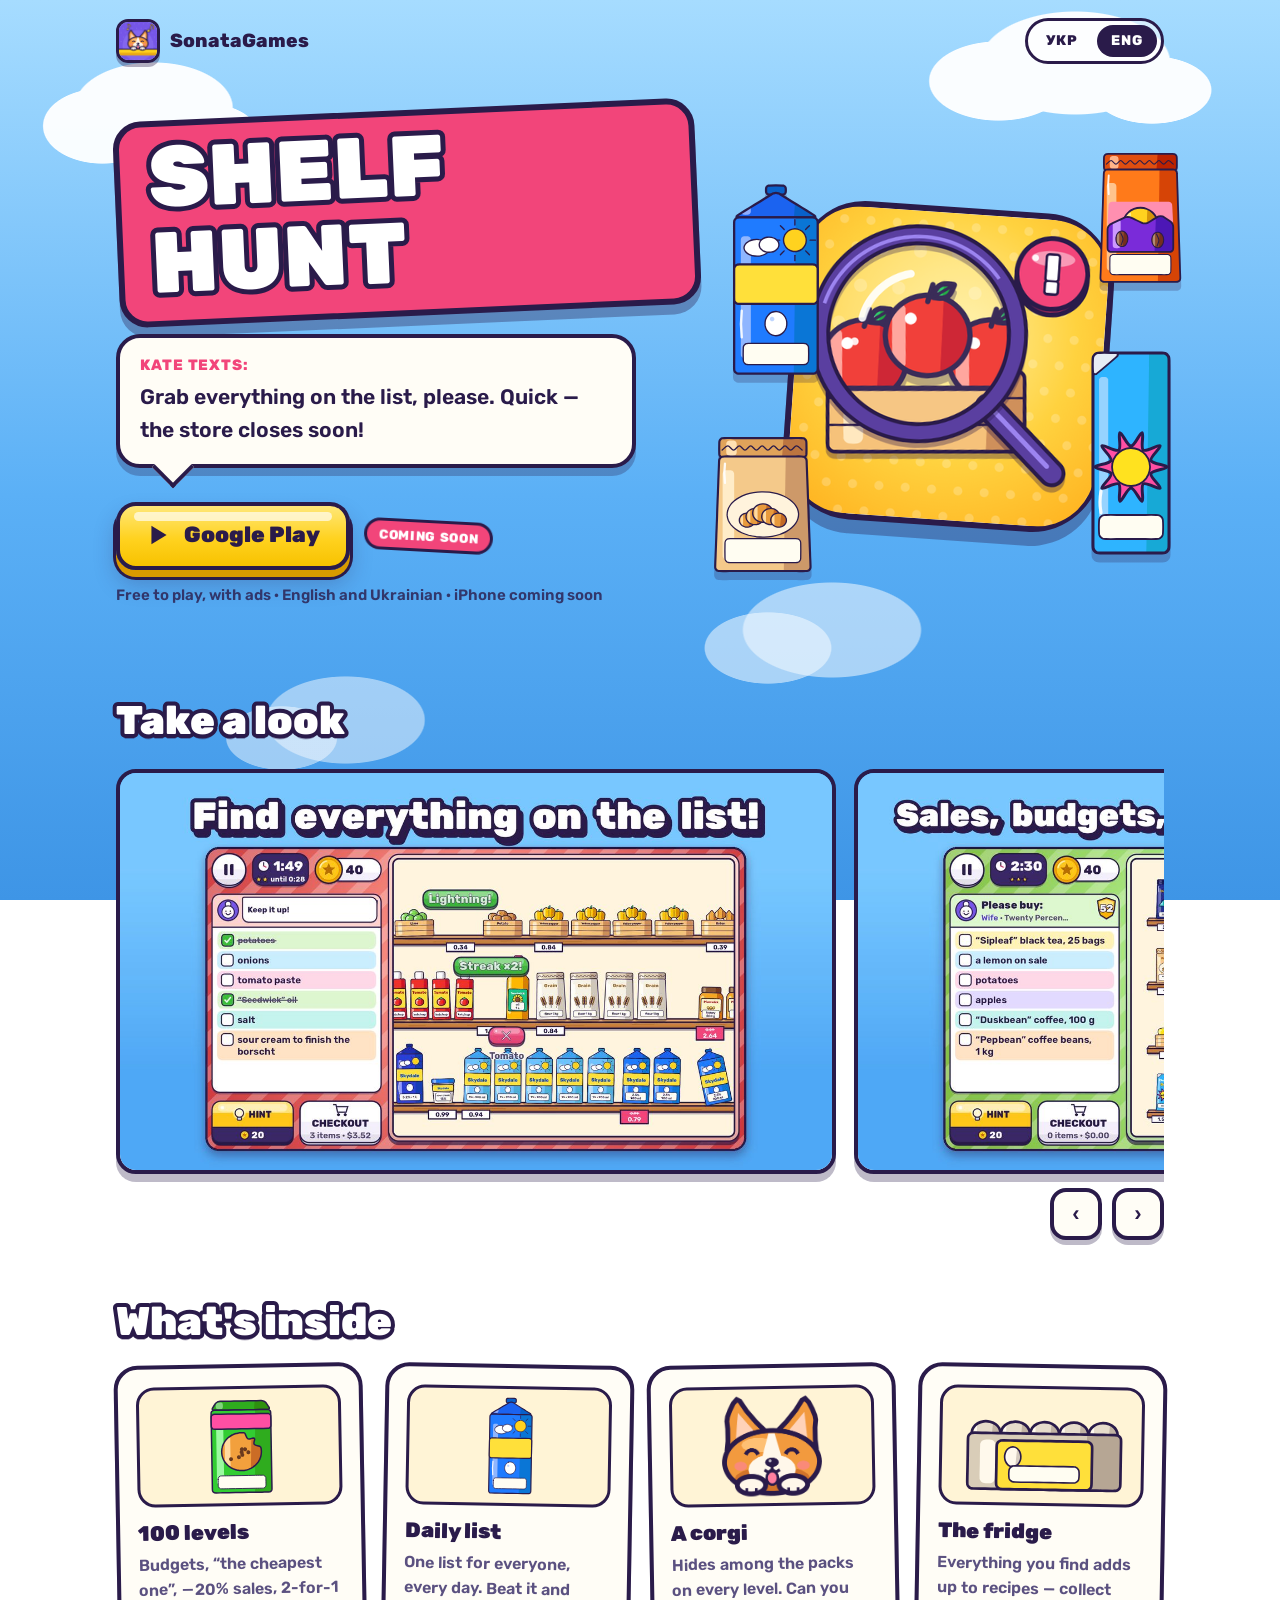
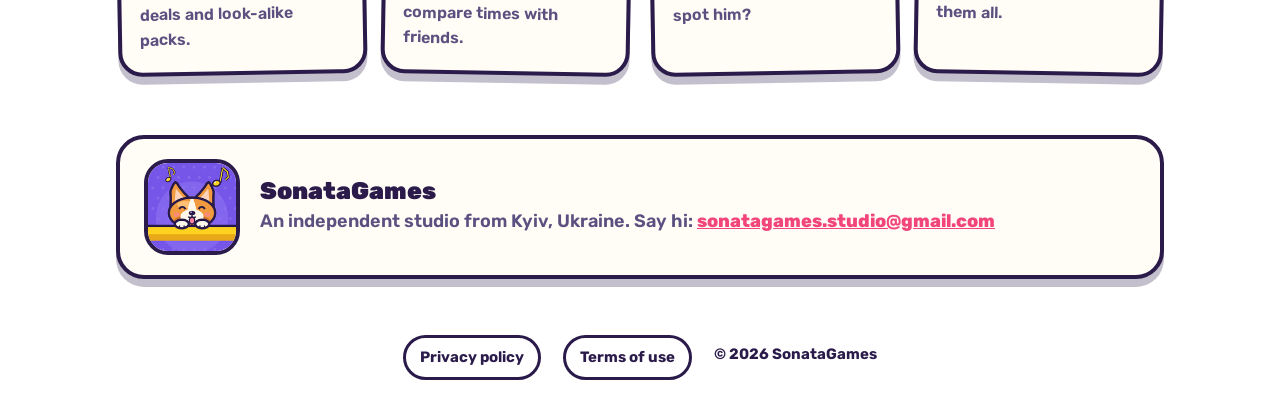
<file: index.html>
<!doctype html>
<html lang="uk">
<head>
<meta charset="utf-8">
<meta name="viewport" content="width=device-width,initial-scale=1">
<title>Полиця · Shelf Hunt — SonataGames</title>
<meta name="description" content="Затишна гра на уважність: знайди все зі списку на полицях до закриття магазину. A cozy seek-and-find game: spot everything on the list before the store closes.">
<meta name="theme-color" content="#4FA8F5">
<link rel="icon" href="img/icon.png">
<meta property="og:title" content="Полиця · Shelf Hunt">
<meta property="og:description" content="Знайди все зі списку до закриття магазину · Find everything on the list before the store closes">
<meta property="og:image" content="https://yakovina.github.io/img/shots/en/01.jpg">
<meta property="og:url" content="https://yakovina.github.io/">
<meta name="twitter:card" content="summary_large_image">
<style>
@font-face{font-family:"Rubik";src:url(fonts/rubik.ttf) format("truetype");font-weight:300 900;font-display:swap}
:root{
  --ink:#2A1B4A; --pill:#3A2766; --dim:#5B5180;
  --sky1:#A6DCFF; --sky2:#5BB0F6; --sky3:#3E95E6;
  --yellow:#FFD21F; --yellow-lip:#D99A00; --pink:#F2457A; --card:#FFFDF6; --cream:#FFF4D6;
  color-scheme:light;
}
*{box-sizing:border-box}
html{scroll-behavior:smooth}
body{margin:0;min-height:100vh;color:var(--ink);font:500 18px/1.55 "Rubik",system-ui,-apple-system,"Segoe UI",sans-serif;
  background:linear-gradient(180deg,var(--sky1) 0%,var(--sky2) 55%,var(--sky3) 100%) fixed;overflow-x:hidden}
/* хмарки, як у грі */
.sky{position:fixed;inset:0;pointer-events:none;z-index:0;opacity:.95;
  background:
    radial-gradient(60px 38px at 8% 14%,#fff 98%,transparent),radial-gradient(80px 46px at 12% 12%,#fff 98%,transparent),radial-gradient(54px 32px at 16% 15%,#fff 98%,transparent),
    radial-gradient(70px 40px at 78% 9%,#fff 98%,transparent),radial-gradient(96px 52px at 84% 7%,#fff 98%,transparent),radial-gradient(60px 34px at 90% 10%,#fff 98%,transparent),
    radial-gradient(64px 36px at 60% 72%,rgba(255,255,255,.55) 98%,transparent),radial-gradient(90px 48px at 65% 70%,rgba(255,255,255,.55) 98%,transparent),
    radial-gradient(56px 32px at 22% 82%,rgba(255,255,255,.5) 98%,transparent),radial-gradient(80px 44px at 27% 80%,rgba(255,255,255,.5) 98%,transparent)}
.wrap{position:relative;z-index:1;max-width:1080px;margin:0 auto;padding:0 16px}
img{max-width:100%;display:block}
a{color:inherit}
:focus-visible{outline:3px dashed var(--ink);outline-offset:4px;border-radius:8px}

/* шапка */
.top{display:flex;align-items:center;justify-content:space-between;gap:12px;padding:18px 0}
.brand{display:flex;align-items:center;gap:10px;text-decoration:none;font-weight:800;font-size:19px}
.brand img{width:44px;height:44px;border-radius:12px;border:3px solid var(--ink);box-shadow:0 4px 0 rgba(42,27,74,.35)}
.lang{display:flex;gap:6px;background:rgba(255,255,255,.55);border:3px solid var(--ink);border-radius:999px;padding:4px}
.lang button{font:800 14px/1 "Rubik",sans-serif;letter-spacing:.06em;color:var(--ink);background:transparent;border:0;border-radius:999px;padding:9px 14px;cursor:pointer}
.lang button[aria-pressed="true"]{background:var(--ink);color:#fff}

/* перший екран */
.hero{display:grid;grid-template-columns:minmax(0,1.15fr) minmax(0,.85fr);gap:36px;align-items:center;padding:28px 0 46px}
.title{display:inline-block;margin:0 0 18px;font:900 clamp(44px,8vw,86px)/1 "Rubik",sans-serif;letter-spacing:.01em;color:#fff;
  background:var(--pink);border:6px solid var(--ink);border-radius:28px;padding:8px 28px 14px;transform:rotate(-2.5deg);
  box-shadow:0 10px 0 rgba(42,27,74,.35);-webkit-text-stroke:10px var(--ink);paint-order:stroke fill}
.bubble{position:relative;background:var(--card);border:4px solid var(--ink);border-radius:24px;padding:16px 20px 18px;max-width:520px;
  box-shadow:0 8px 0 rgba(42,27,74,.28);font-size:clamp(18px,2.1vw,21px);font-weight:600}
.bubble b{display:block;color:var(--pink);font-weight:800;font-size:15px;letter-spacing:.06em;text-transform:uppercase;margin-bottom:4px}
.bubble::after{content:"";position:absolute;left:38px;bottom:-18px;width:26px;height:26px;background:var(--card);border-right:4px solid var(--ink);border-bottom:4px solid var(--ink);transform:rotate(45deg)}
.cta{display:flex;flex-wrap:wrap;align-items:center;gap:14px;margin-top:34px}
.btn{position:relative;display:inline-flex;align-items:center;gap:12px;text-decoration:none;font:900 22px/1 "Rubik",sans-serif;color:var(--ink);
  background:linear-gradient(180deg,#FFE778 0%,var(--yellow) 55%,#F7C200 100%);border:4px solid var(--ink);border-radius:20px;padding:16px 26px 18px;
  box-shadow:0 7px 0 var(--yellow-lip),0 7px 0 3px var(--ink),0 14px 22px rgba(42,27,74,.25);transition:transform .08s,box-shadow .08s}
.btn::before{content:"";position:absolute;left:14px;right:14px;top:6px;height:9px;border-radius:9px;background:rgba(255,255,255,.65)}
.btn:hover{transform:translateY(2px);box-shadow:0 5px 0 var(--yellow-lip),0 5px 0 3px var(--ink),0 10px 18px rgba(42,27,74,.25)}
.btn:active{transform:translateY(6px);box-shadow:0 1px 0 var(--yellow-lip),0 1px 0 3px var(--ink)}
.btn svg{width:26px;height:26px;flex:none}
.chip{display:inline-block;font:800 13px/1 "Rubik",sans-serif;letter-spacing:.05em;text-transform:uppercase;color:#fff;background:var(--pink);
  border:3px solid var(--ink);border-radius:999px;padding:7px 12px 6px;transform:rotate(3deg)}
.small{font-size:15px;font-weight:600;color:var(--ink);opacity:.8;margin-top:14px}
.art{position:relative;aspect-ratio:1;max-width:420px;justify-self:center;width:100%}
.art .icon{position:absolute;inset:12%;border-radius:22%;border:6px solid var(--ink);box-shadow:0 14px 0 rgba(42,27,74,.35);transform:rotate(4deg);background:#fff}
.art .icon img{width:100%;height:100%;border-radius:19%}
.pack{position:absolute;width:24%;filter:drop-shadow(0 8px 0 rgba(42,27,74,.25));animation:bob 4.5s ease-in-out infinite}
.pack.p1{left:-4%;top:6%;--r:-12deg}.pack.p2{right:-6%;top:-2%;width:22%;--r:10deg;animation-delay:-1.2s}
.pack.p3{left:-8%;bottom:0;width:26%;--r:8deg;animation-delay:-2.1s}.pack.p4{right:-4%;bottom:4%;width:23%;--r:-8deg;animation-delay:-3s}
@keyframes bob{0%,100%{transform:translateY(0) rotate(var(--r))}50%{transform:translateY(-10px) rotate(var(--r))}}

/* розділи */
section{padding:30px 0}
h2{margin:0 0 20px;font:900 clamp(28px,4vw,40px)/1.1 "Rubik",sans-serif;color:#fff;-webkit-text-stroke:8px var(--ink);paint-order:stroke fill;text-shadow:0 5px 0 rgba(42,27,74,.35)}
.shots{display:grid;grid-auto-flow:column;grid-auto-columns:min(88%,720px);gap:18px;overflow-x:auto;scroll-snap-type:x mandatory;padding:6px 4px 22px;scrollbar-width:thin}
.shots img{width:100%;aspect-ratio:16/9;object-fit:cover;border:4px solid var(--ink);border-radius:20px;box-shadow:0 8px 0 rgba(42,27,74,.3);scroll-snap-align:start;background:#fff}
.nav{display:flex;gap:10px;justify-content:flex-end;margin-top:-8px}
.nav button{width:52px;height:52px;border-radius:16px;border:4px solid var(--ink);background:var(--card);color:var(--ink);font:900 22px/1 "Rubik",sans-serif;cursor:pointer;box-shadow:0 5px 0 rgba(42,27,74,.3)}
.nav button:active{transform:translateY(4px);box-shadow:none}
.cards{display:grid;grid-template-columns:repeat(4,minmax(0,1fr));gap:18px}
.card{background:var(--card);border:4px solid var(--ink);border-radius:24px;padding:18px 18px 20px;box-shadow:0 8px 0 rgba(42,27,74,.28);display:grid;gap:8px;align-content:start}
.card:nth-child(odd){transform:rotate(-1deg)}.card:nth-child(even){transform:rotate(1deg)}
.card .pic{height:120px;display:grid;place-items:center;background:var(--cream);border:3px solid var(--ink);border-radius:18px;margin-bottom:6px}
.card .pic img{max-height:100px;width:auto}
.card h3{margin:0;font:900 21px/1.15 "Rubik",sans-serif}
.card p{margin:0;font-size:16px;color:var(--dim);font-weight:600}
.studio{display:grid;grid-template-columns:auto minmax(0,1fr);gap:20px;align-items:center;background:var(--card);border:4px solid var(--ink);border-radius:28px;padding:20px 24px;box-shadow:0 8px 0 rgba(42,27,74,.28)}
.studio img{width:96px;height:96px;border-radius:24px;border:4px solid var(--ink)}
.studio h3{margin:0 0 4px;font:900 24px/1.1 "Rubik",sans-serif}
.studio p{margin:0;font-weight:600;color:var(--dim)}
.studio a{color:var(--pink);font-weight:800}
footer{padding:26px 0 40px;display:flex;flex-wrap:wrap;gap:10px 22px;justify-content:center;font-weight:700;font-size:15px}
footer a{text-decoration:none;background:rgba(255,255,255,.6);border:3px solid var(--ink);border-radius:999px;padding:8px 14px}
footer span{padding:8px 0}

/* мови: видно лише обрану */
html[lang="uk"] [data-l="en"],html[lang="en"] [data-l="uk"]{display:none!important}

@media (max-width:860px){
  .hero{grid-template-columns:minmax(0,1fr);gap:20px;padding-top:8px}
  .art{max-width:300px;order:-1}
  .cards{grid-template-columns:repeat(2,minmax(0,1fr))}
}
@media (max-width:520px){
  .cards{grid-template-columns:minmax(0,1fr)}
  .studio{grid-template-columns:minmax(0,1fr);text-align:center;justify-items:center}
  .btn{font-size:19px;padding:14px 20px 16px}
  .brand span{display:none}
}
@media (prefers-reduced-motion:reduce){.pack{animation:none;transform:rotate(var(--r))}html{scroll-behavior:auto}}
</style>
</head>
<body>
<div class="sky" aria-hidden="true"></div>
<div class="wrap">

<header class="top">
  <a class="brand" href="./"><img src="img/sonatagames.png" alt=""><span>SonataGames</span></a>
  <div class="lang" role="group" aria-label="Мова / Language">
    <button type="button" data-set="uk" aria-pressed="true">УКР</button>
    <button type="button" data-set="en" aria-pressed="false">ENG</button>
  </div>
</header>

<main>
<section class="hero">
  <div>
    <h1 class="title"><span data-l="uk">ПОЛИЦЯ</span><span data-l="en">SHELF HUNT</span></h1>
    <div class="bubble">
      <b data-l="uk">Оля пише:</b><b data-l="en">Kate texts:</b>
      <span data-l="uk">Купи, будь ласка, все зі списку. Тільки швидко — магазин скоро зачиняється!</span>
      <span data-l="en">Grab everything on the list, please. Quick — the store closes soon!</span>
    </div>
    <div class="cta">
      <a class="btn" href="https://play.google.com/store/apps/details?id=com.yakovina.polytsia">
        <svg viewBox="0 0 24 24" aria-hidden="true"><path d="M5 3.5v17l14-8.5z" fill="#2A1B4A"/></svg>
        Google Play
      </a>
      <span class="chip" data-l="uk">незабаром</span><span class="chip" data-l="en">coming soon</span>
    </div>
    <p class="small" data-l="uk">Безкоштовно, з рекламою · українською та англійською · iPhone — незабаром</p>
    <p class="small" data-l="en">Free to play, with ads · English and Ukrainian · iPhone coming soon</p>
  </div>
  <div class="art" aria-hidden="true">
    <div class="icon"><img src="img/icon.png" alt=""></div>
    <img class="pack p1" src="img/packs/milk_3.svg" alt="">
    <img class="pack p2" src="img/packs/coffee_a.svg" alt="">
    <img class="pack p3" src="img/packs/croiss.svg" alt="">
    <img class="pack p4" src="img/packs/choc_1.svg" alt="">
  </div>
</section>

<section aria-labelledby="look">
  <h2 id="look"><span data-l="uk">Як це виглядає</span><span data-l="en">Take a look</span></h2>
  <div class="shots" id="shots" tabindex="0">
    <img data-l="uk" src="img/shots/uk/01.jpg" alt="Рівень: полиці з товарами і список Олі" loading="lazy">
    <img data-l="uk" src="img/shots/uk/02.jpg" alt="Акції, бюджет, 2+1 — 100 рівнів" loading="lazy">
    <img data-l="uk" src="img/shots/uk/03.jpg" alt="Список дня — один на всіх" loading="lazy">
    <img data-l="uk" src="img/shots/uk/04.jpg" alt="Коргі ховається на кожному рівні" loading="lazy">
    <img data-l="uk" src="img/shots/uk/05.jpg" alt="Рецепти в холодильнику" loading="lazy">
    <img data-l="en" src="img/shots/en/01.jpg" alt="A level: shelves full of products and Kate's list" loading="lazy">
    <img data-l="en" src="img/shots/en/02.jpg" alt="Sales, budgets, 2-for-1 — 100 levels" loading="lazy">
    <img data-l="en" src="img/shots/en/03.jpg" alt="Daily list — the same for everyone" loading="lazy">
    <img data-l="en" src="img/shots/en/04.jpg" alt="A corgi hides on every level" loading="lazy">
    <img data-l="en" src="img/shots/en/05.jpg" alt="Recipes in the fridge" loading="lazy">
  </div>
  <div class="nav">
    <button type="button" data-dir="-1" aria-label="Назад / Back">‹</button>
    <button type="button" data-dir="1" aria-label="Далі / Next">›</button>
  </div>
</section>

<section aria-labelledby="inside">
  <h2 id="inside"><span data-l="uk">Що в грі</span><span data-l="en">What's inside</span></h2>
  <div class="cards">
    <article class="card">
      <div class="pic"><img src="img/packs/cook_1.svg" alt=""></div>
      <h3 data-l="uk">100 рівнів</h3><h3 data-l="en">100 levels</h3>
      <p data-l="uk">Бюджет на кошик, «найдешевше», акції −20 %, «2+1» і пачки-близнюки.</p>
      <p data-l="en">Budgets, “the cheapest one”, −20% sales, 2-for-1 deals and look-alike packs.</p>
    </article>
    <article class="card">
      <div class="pic"><img src="img/packs/milk_3.svg" alt=""></div>
      <h3 data-l="uk">Список дня</h3><h3 data-l="en">Daily list</h3>
      <p data-l="uk">Щодня один список на всіх. Пройди й порівняй час із друзями.</p>
      <p data-l="en">One list for everyone, every day. Beat it and compare times with friends.</p>
    </article>
    <article class="card">
      <div class="pic"><img src="img/corgi.png" alt=""></div>
      <h3 data-l="uk">Коргі</h3><h3 data-l="en">A corgi</h3>
      <p data-l="uk">Ховається на кожному рівні серед пачок. Помітиш?</p>
      <p data-l="en">Hides among the packs on every level. Can you spot him?</p>
    </article>
    <article class="card">
      <div class="pic"><img src="img/packs/eggs.svg" alt=""></div>
      <h3 data-l="uk">Холодильник</h3><h3 data-l="en">The fridge</h3>
      <p data-l="uk">Знайдені продукти складаються в рецепти — збери всі.</p>
      <p data-l="en">Everything you find adds up to recipes — collect them all.</p>
    </article>
  </div>
</section>

<section aria-label="SonataGames">
  <div class="studio">
    <img src="img/sonatagames.png" alt="SonataGames">
    <div>
      <h3>SonataGames</h3>
      <p data-l="uk">Незалежна студія з Києва. Пишіть: <a href="mailto:sonatagames.studio@gmail.com">sonatagames.studio@gmail.com</a></p>
      <p data-l="en">An independent studio from Kyiv, Ukraine. Say hi: <a href="mailto:sonatagames.studio@gmail.com">sonatagames.studio@gmail.com</a></p>
    </div>
  </div>
</section>
</main>

<footer>
  <a data-l="uk" href="privacy/uk.html">Політика конфіденційності</a>
  <a data-l="uk" href="terms/uk.html">Умови використання</a>
  <a data-l="en" href="privacy/en.html">Privacy policy</a>
  <a data-l="en" href="terms/en.html">Terms of use</a>
  <span>© 2026 SonataGames</span>
</footer>
</div>

<script>
(function () {
  var html = document.documentElement;
  function set(l) {
    html.lang = l;
    document.title = l === "uk" ? "Полиця · Shelf Hunt — SonataGames" : "Shelf Hunt · Полиця — SonataGames";
    document.querySelectorAll(".lang button").forEach(function (b) { b.setAttribute("aria-pressed", String(b.dataset.set === l)); });
    try { localStorage.setItem("lang", l); } catch (e) {}
  }
  var saved = null;
  try { saved = localStorage.getItem("lang"); } catch (e) {}
  var langs = navigator.languages || [navigator.language || ""];
  var guess = langs.some(function (x) { return /^uk/i.test(x); }) ? "uk" : "en";
  set(saved === "uk" || saved === "en" ? saved : guess);
  document.querySelectorAll(".lang button").forEach(function (b) {
    b.addEventListener("click", function () { set(b.dataset.set); });
  });
  var shots = document.getElementById("shots");
  document.querySelectorAll(".nav button").forEach(function (b) {
    b.addEventListener("click", function () {
      shots.scrollBy({ left: Number(b.dataset.dir) * shots.clientWidth * 0.85, behavior: "smooth" });
    });
  });
})();
</script>
</body>
</html>
</file>
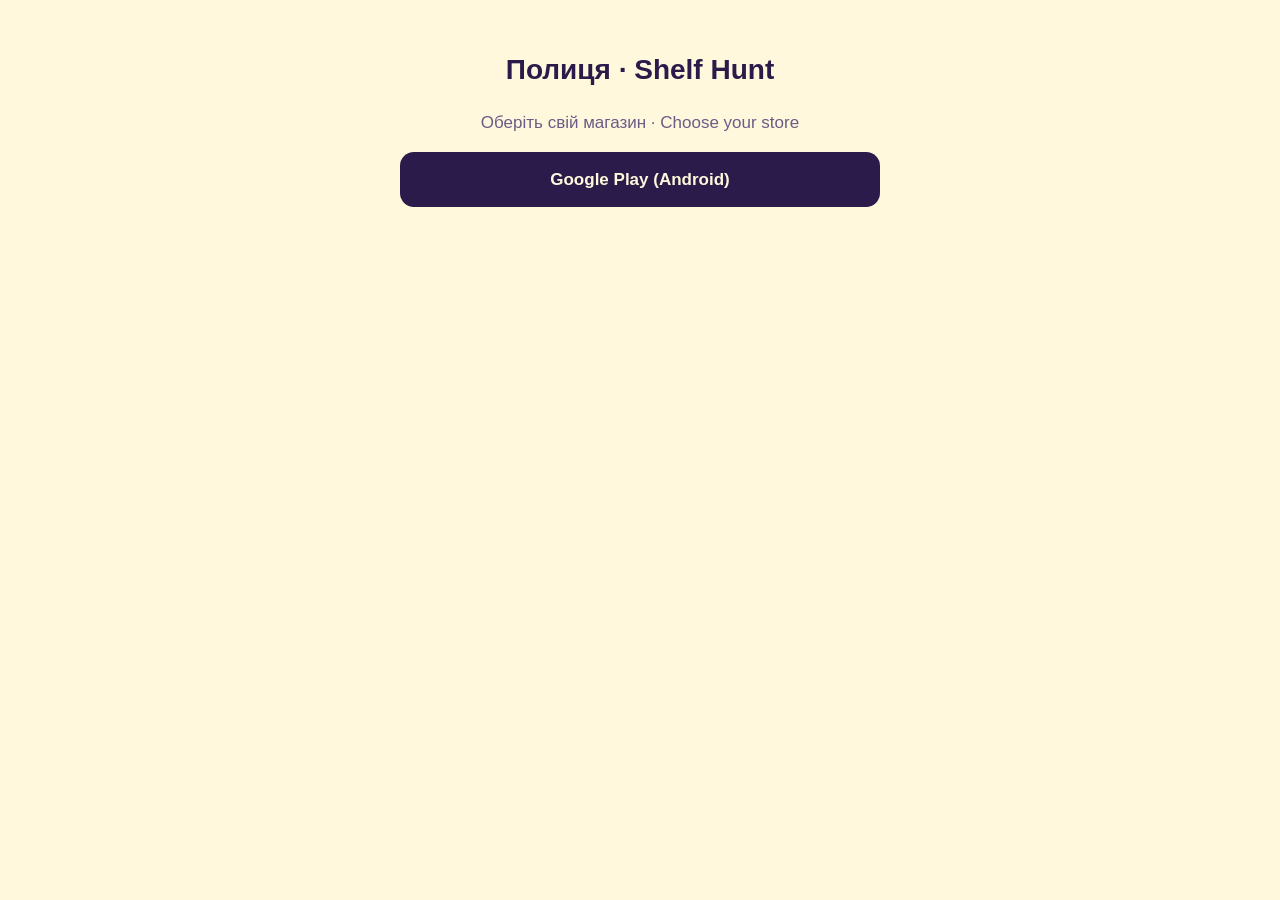
<file: go/index.html>
<!doctype html><html lang="uk"><meta charset="utf-8"><meta name="viewport" content="width=device-width,initial-scale=1">
<title>Полиця · Shelf Hunt</title>
<meta name="robots" content="noindex">
<style>
:root{--ink:#2A1B4A;--dim:#6A5C86;--bg:#FFF8DC;--card:#fff;--accent:#F2457A;color-scheme:light}
@media (prefers-color-scheme:dark){:root:not([data-theme="light"]){--ink:#F1ECFF;--dim:#B9AED6;--bg:#1E1633;--card:#2A2046;--accent:#FF7AA2;color-scheme:dark}}
:root[data-theme="dark"]{--ink:#F1ECFF;--dim:#B9AED6;--bg:#1E1633;--card:#2A2046;--accent:#FF7AA2;color-scheme:dark}
body{margin:0;background:var(--bg);color:var(--ink);font:17px/1.6 -apple-system,"Segoe UI",Rubik,sans-serif}
main{max-width:480px;margin:0 auto;padding:48px 16px;display:grid;gap:16px;text-align:center}
h1{font-size:28px;margin:0} p{margin:0;color:var(--dim)}
.stores{display:grid;gap:12px}
.btn{display:block;padding:14px 16px;border-radius:14px;background:var(--ink);color:var(--bg);text-decoration:none;font-weight:600}
a:focus-visible{outline:3px dashed var(--accent);outline-offset:3px}
</style>
<main>
  <h1>Полиця · Shelf Hunt</h1>
  <p id="msg">Оберіть свій магазин · Choose your store</p>
  <div class="stores">
    <a class="btn" id="ios" href="#">App Store (iPhone, iPad)</a>
    <a class="btn" id="android" href="https://play.google.com/store/apps/details?id=com.yakovina.polytsia">Google Play (Android)</a>
  </div>
</main>
<script>
// Коротке посилання для соцмереж і QR: iPhone/iPad → App Store, Android → Google Play,
// усі інші бачать обидві кнопки. ?src=insta передається далі для статистики:
// у Google Play як referrer (utm_source), в App Store як ct (кампанія; Apple зарахує її, якщо в адресі App Store є pt=…).
(function () {
  var APP_STORE = "";   // гри в App Store ще немає — кнопку ховаємо, iPhone бачить Google Play
  var PLAY = "https://play.google.com/store/apps/details?id=com.yakovina.polytsia";
  var src = "";
  try { src = new URLSearchParams(location.search).get("src") || ""; } catch (e) {}
  src = src.replace(/[^A-Za-z0-9_.-]/g, "").slice(0, 40);
  function add(url, param) { return url + (url.indexOf("?") < 0 ? "?" : "&") + param; }
  var ios = src ? add(APP_STORE, "ct=" + encodeURIComponent(src)) : APP_STORE;
  var play = src ? add(PLAY, "referrer=" + encodeURIComponent("utm_source=" + src + "&utm_medium=go")) : PLAY;
  document.getElementById("ios").href = ios;
  if (!/^https:\/\//.test(APP_STORE)) document.getElementById("ios").style.display = "none";
  document.getElementById("android").href = play;
  var ua = navigator.userAgent || "";
  var isIOS = /iPhone|iPad|iPod/.test(ua) || (navigator.platform === "MacIntel" && navigator.maxTouchPoints > 1);
  var isAndroid = /Android/i.test(ua);
  var target = isIOS ? ios : (isAndroid ? play : "");
  // поки адресу магазину не вписано (немає https://), нікуди не переходимо — показуємо кнопки
  if (/^https:\/\//.test(target)) {
    document.getElementById("msg").textContent = "Відкриваємо магазин… · Opening the store…";
    location.replace(target);
  }
})();
</script>
</html>
</file>
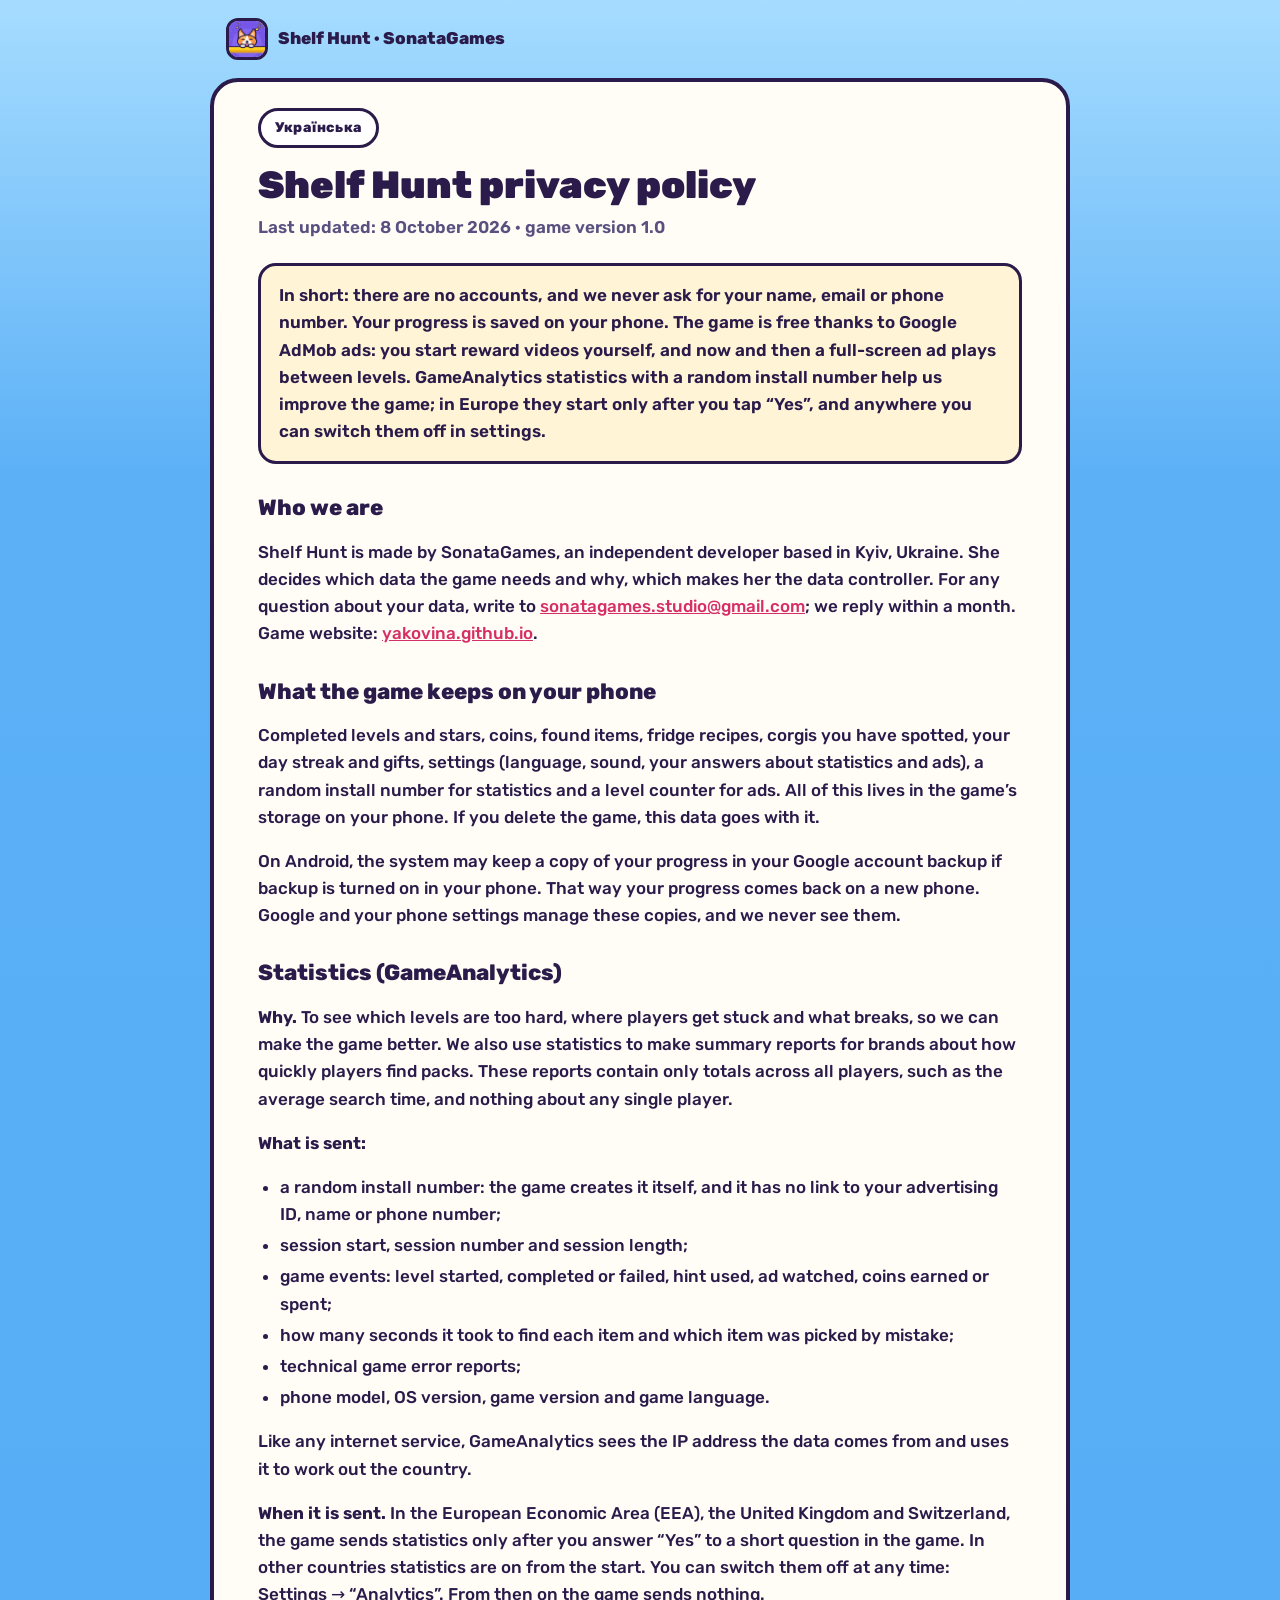
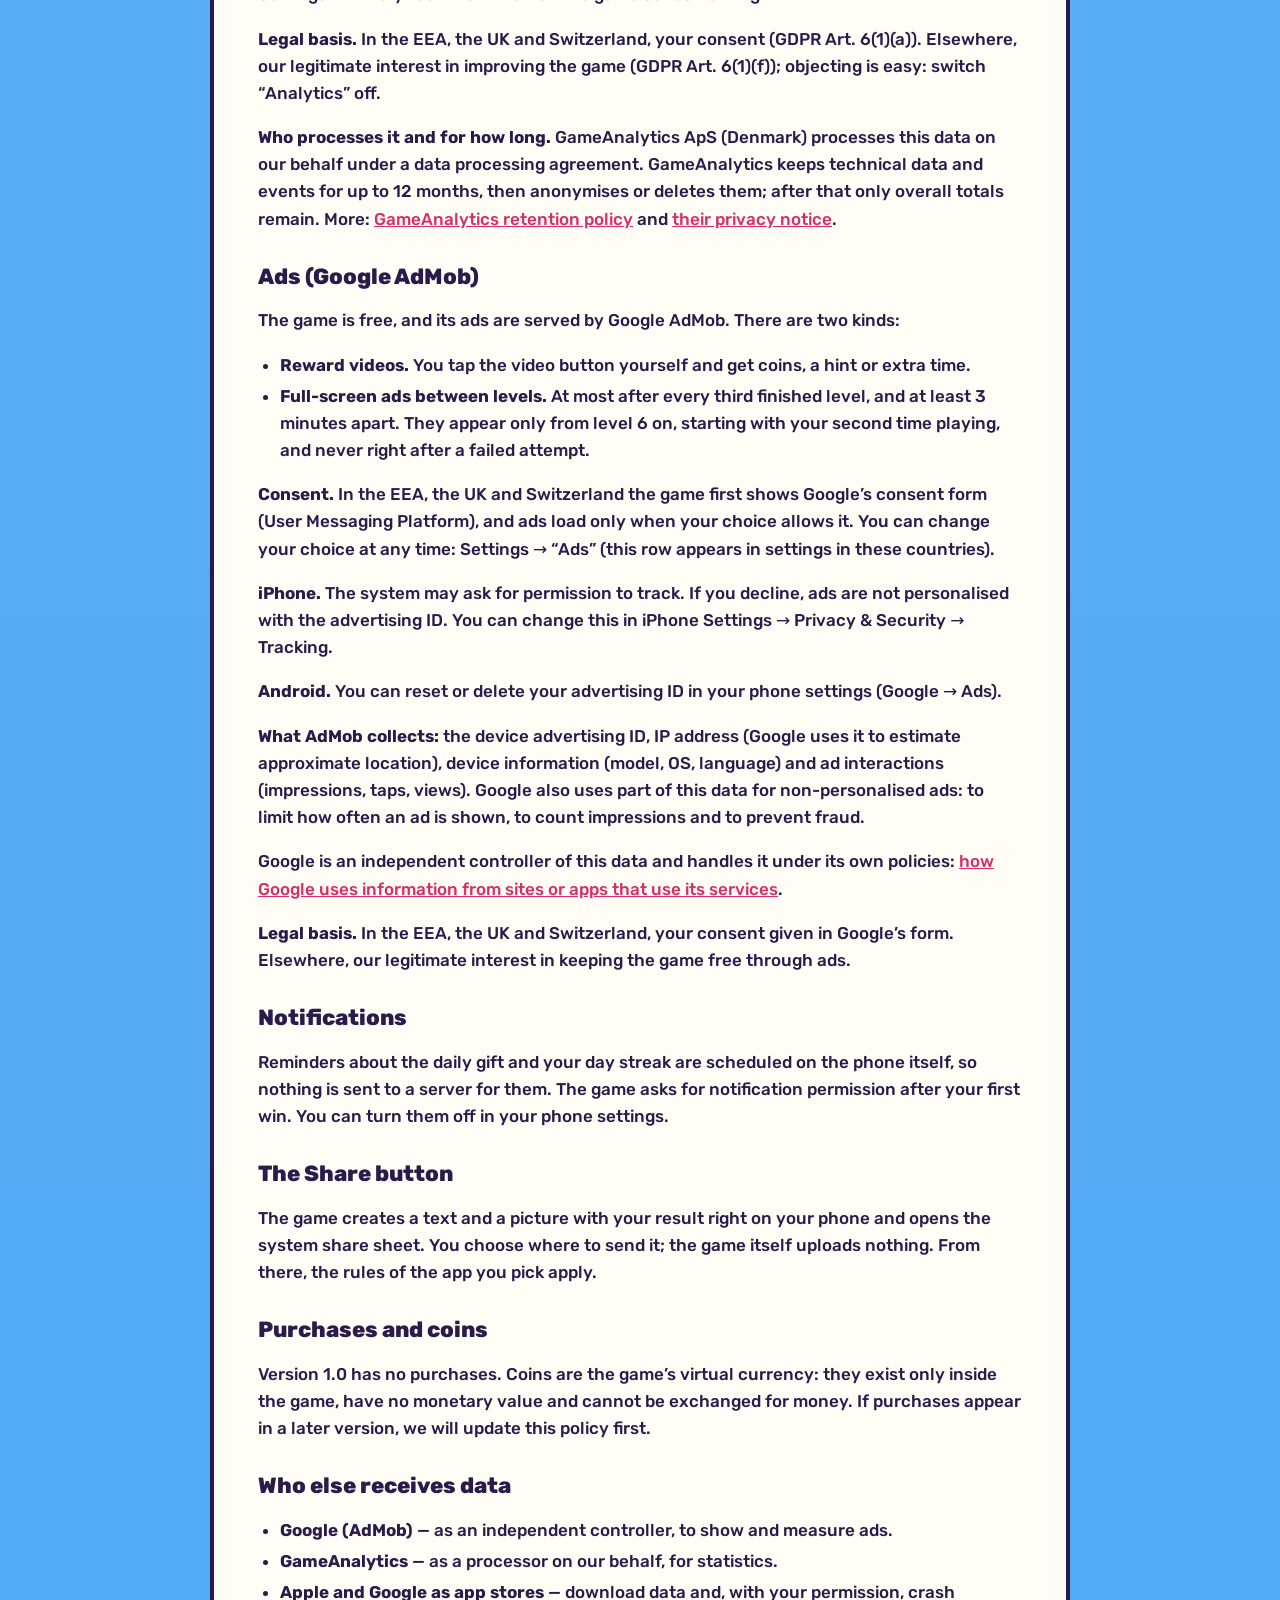
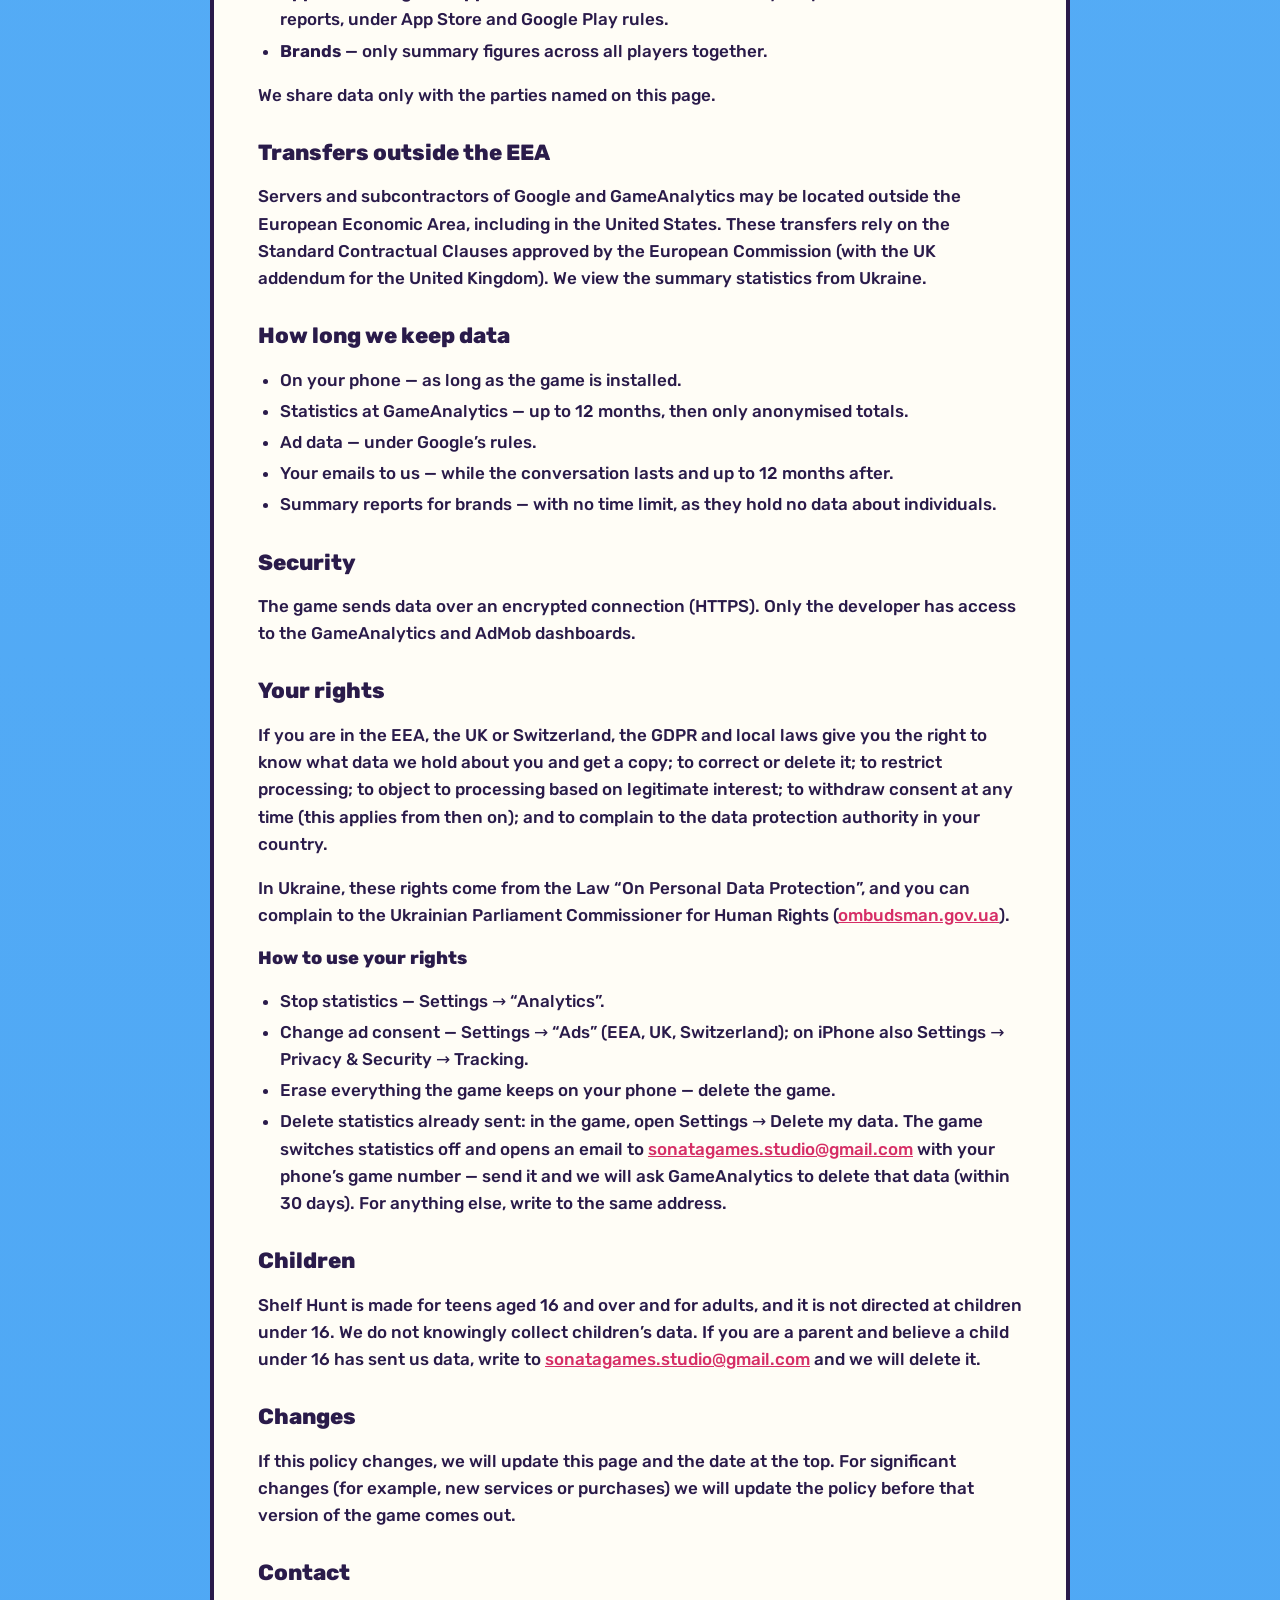
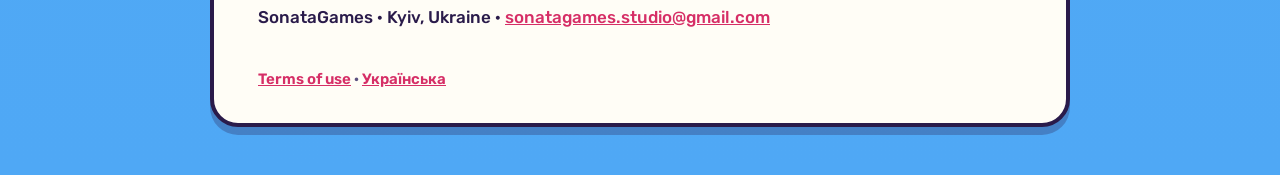
<file: privacy/en.html>
<!doctype html><html lang="en"><meta charset="utf-8"><meta name="viewport" content="width=device-width,initial-scale=1">
<title>Shelf Hunt — privacy policy</title><link rel="stylesheet" href="../legal.css"><link rel="icon" href="../img/icon.png"><div class="bar"><a href="../"><img src="../img/sonatagames.png" alt="">Shelf Hunt · SonataGames</a></div>
<main>
<nav><a href="uk.html">Українська</a></nav>
<h1>Shelf Hunt privacy policy</h1>
<p class="meta">Last updated: 8 October 2026 · game version 1.0</p>
<div class="card">In short: there are no accounts, and we never ask for your name, email or phone number. Your progress is saved on your phone. The game is free thanks to Google AdMob ads: you start reward videos yourself, and now and then a full-screen ad plays between levels. GameAnalytics statistics with a random install number help us improve the game; in Europe they start only after you tap “Yes”, and anywhere you can switch them off in settings.</div>

<h2>Who we are</h2>
<p>Shelf Hunt is made by SonataGames, an independent developer based in Kyiv, Ukraine. She decides which data the game needs and why, which makes her the data controller. For any question about your data, write to <a href="mailto:sonatagames.studio@gmail.com">sonatagames.studio@gmail.com</a>; we reply within a month. Game website: <a href="https://yakovina.github.io">yakovina.github.io</a>.</p>

<h2>What the game keeps on your phone</h2>
<p>Completed levels and stars, coins, found items, fridge recipes, corgis you have spotted, your day streak and gifts, settings (language, sound, your answers about statistics and ads), a random install number for statistics and a level counter for ads. All of this lives in the game’s storage on your phone. If you delete the game, this data goes with it.</p>
<p>On Android, the system may keep a copy of your progress in your Google account backup if backup is turned on in your phone. That way your progress comes back on a new phone. Google and your phone settings manage these copies, and we never see them.</p>

<h2>Statistics (GameAnalytics)</h2>
<p><b>Why.</b> To see which levels are too hard, where players get stuck and what breaks, so we can make the game better. We also use statistics to make summary reports for brands about how quickly players find packs. These reports contain only totals across all players, such as the average search time, and nothing about any single player.</p>
<p><b>What is sent:</b></p>
<ul>
<li>a random install number: the game creates it itself, and it has no link to your advertising ID, name or phone number;</li>
<li>session start, session number and session length;</li>
<li>game events: level started, completed or failed, hint used, ad watched, coins earned or spent;</li>
<li>how many seconds it took to find each item and which item was picked by mistake;</li>
<li>technical game error reports;</li>
<li>phone model, OS version, game version and game language.</li>
</ul>
<p>Like any internet service, GameAnalytics sees the IP address the data comes from and uses it to work out the country.</p>
<p><b>When it is sent.</b> In the European Economic Area (EEA), the United Kingdom and Switzerland, the game sends statistics only after you answer “Yes” to a short question in the game. In other countries statistics are on from the start. You can switch them off at any time: Settings → “Analytics”. From then on the game sends nothing.</p>
<p><b>Legal basis.</b> In the EEA, the UK and Switzerland, your consent (GDPR Art. 6(1)(a)). Elsewhere, our legitimate interest in improving the game (GDPR Art. 6(1)(f)); objecting is easy: switch “Analytics” off.</p>
<p><b>Who processes it and for how long.</b> GameAnalytics ApS (Denmark) processes this data on our behalf under a data processing agreement. GameAnalytics keeps technical data and events for up to 12 months, then anonymises or deletes them; after that only overall totals remain. More: <a href="https://www.gameanalytics.com/trust/data-retention-and-deletion-policy">GameAnalytics retention policy</a> and <a href="https://www.gameanalytics.com/trust/privacy-notice">their privacy notice</a>.</p>

<h2>Ads (Google AdMob)</h2>
<p>The game is free, and its ads are served by Google AdMob. There are two kinds:</p>
<ul>
<li><b>Reward videos.</b> You tap the video button yourself and get coins, a hint or extra time.</li>
<li><b>Full-screen ads between levels.</b> At most after every third finished level, and at least 3 minutes apart. They appear only from level 6 on, starting with your second time playing, and never right after a failed attempt.</li>
</ul>
<p><b>Consent.</b> In the EEA, the UK and Switzerland the game first shows Google’s consent form (User Messaging Platform), and ads load only when your choice allows it. You can change your choice at any time: Settings → “Ads” (this row appears in settings in these countries).</p>
<p><b>iPhone.</b> The system may ask for permission to track. If you decline, ads are not personalised with the advertising ID. You can change this in iPhone Settings → Privacy &amp; Security → Tracking.</p>
<p><b>Android.</b> You can reset or delete your advertising ID in your phone settings (Google → Ads).</p>
<p><b>What AdMob collects:</b> the device advertising ID, IP address (Google uses it to estimate approximate location), device information (model, OS, language) and ad interactions (impressions, taps, views). Google also uses part of this data for non-personalised ads: to limit how often an ad is shown, to count impressions and to prevent fraud.</p>
<p>Google is an independent controller of this data and handles it under its own policies: <a href="https://policies.google.com/technologies/partner-sites">how Google uses information from sites or apps that use its services</a>.</p>
<p><b>Legal basis.</b> In the EEA, the UK and Switzerland, your consent given in Google’s form. Elsewhere, our legitimate interest in keeping the game free through ads.</p>

<h2>Notifications</h2>
<p>Reminders about the daily gift and your day streak are scheduled on the phone itself, so nothing is sent to a server for them. The game asks for notification permission after your first win. You can turn them off in your phone settings.</p>

<h2>The Share button</h2>
<p>The game creates a text and a picture with your result right on your phone and opens the system share sheet. You choose where to send it; the game itself uploads nothing. From there, the rules of the app you pick apply.</p>

<h2>Purchases and coins</h2>
<p>Version 1.0 has no purchases. Coins are the game’s virtual currency: they exist only inside the game, have no monetary value and cannot be exchanged for money. If purchases appear in a later version, we will update this policy first.</p>

<h2>Who else receives data</h2>
<ul>
<li><b>Google (AdMob)</b> — as an independent controller, to show and measure ads.</li>
<li><b>GameAnalytics</b> — as a processor on our behalf, for statistics.</li>
<li><b>Apple and Google as app stores</b> — download data and, with your permission, crash reports, under App Store and Google Play rules.</li>
<li><b>Brands</b> — only summary figures across all players together.</li>
</ul>
<p>We share data only with the parties named on this page.</p>

<h2>Transfers outside the EEA</h2>
<p>Servers and subcontractors of Google and GameAnalytics may be located outside the European Economic Area, including in the United States. These transfers rely on the Standard Contractual Clauses approved by the European Commission (with the UK addendum for the United Kingdom). We view the summary statistics from Ukraine.</p>

<h2>How long we keep data</h2>
<ul>
<li>On your phone — as long as the game is installed.</li>
<li>Statistics at GameAnalytics — up to 12 months, then only anonymised totals.</li>
<li>Ad data — under Google’s rules.</li>
<li>Your emails to us — while the conversation lasts and up to 12 months after.</li>
<li>Summary reports for brands — with no time limit, as they hold no data about individuals.</li>
</ul>

<h2>Security</h2>
<p>The game sends data over an encrypted connection (HTTPS). Only the developer has access to the GameAnalytics and AdMob dashboards.</p>

<h2>Your rights</h2>
<p>If you are in the EEA, the UK or Switzerland, the GDPR and local laws give you the right to know what data we hold about you and get a copy; to correct or delete it; to restrict processing; to object to processing based on legitimate interest; to withdraw consent at any time (this applies from then on); and to complain to the data protection authority in your country.</p>
<p>In Ukraine, these rights come from the Law “On Personal Data Protection”, and you can complain to the Ukrainian Parliament Commissioner for Human Rights (<a href="https://ombudsman.gov.ua">ombudsman.gov.ua</a>).</p>
<h3>How to use your rights</h3>
<ul>
<li>Stop statistics — Settings → “Analytics”.</li>
<li>Change ad consent — Settings → “Ads” (EEA, UK, Switzerland); on iPhone also Settings → Privacy &amp; Security → Tracking.</li>
<li>Erase everything the game keeps on your phone — delete the game.</li>
<li>Delete statistics already sent: in the game, open Settings → Delete my data. The game switches statistics off and opens an email to <a href="mailto:sonatagames.studio@gmail.com">sonatagames.studio@gmail.com</a> with your phone’s game number — send it and we will ask GameAnalytics to delete that data (within 30 days). For anything else, write to the same address.</li>
</ul>

<h2>Children</h2>
<p>Shelf Hunt is made for teens aged 16 and over and for adults, and it is not directed at children under 16. We do not knowingly collect children’s data. If you are a parent and believe a child under 16 has sent us data, write to <a href="mailto:sonatagames.studio@gmail.com">sonatagames.studio@gmail.com</a> and we will delete it.</p>

<h2>Changes</h2>
<p>If this policy changes, we will update this page and the date at the top. For significant changes (for example, new services or purchases) we will update the policy before that version of the game comes out.</p>

<h2>Contact</h2>
<p>SonataGames · Kyiv, Ukraine · <a href="mailto:sonatagames.studio@gmail.com">sonatagames.studio@gmail.com</a></p>

<footer><a href="../terms/en.html">Terms of use</a> · <a href="uk.html">Українська</a></footer>
</main></html>
</file>
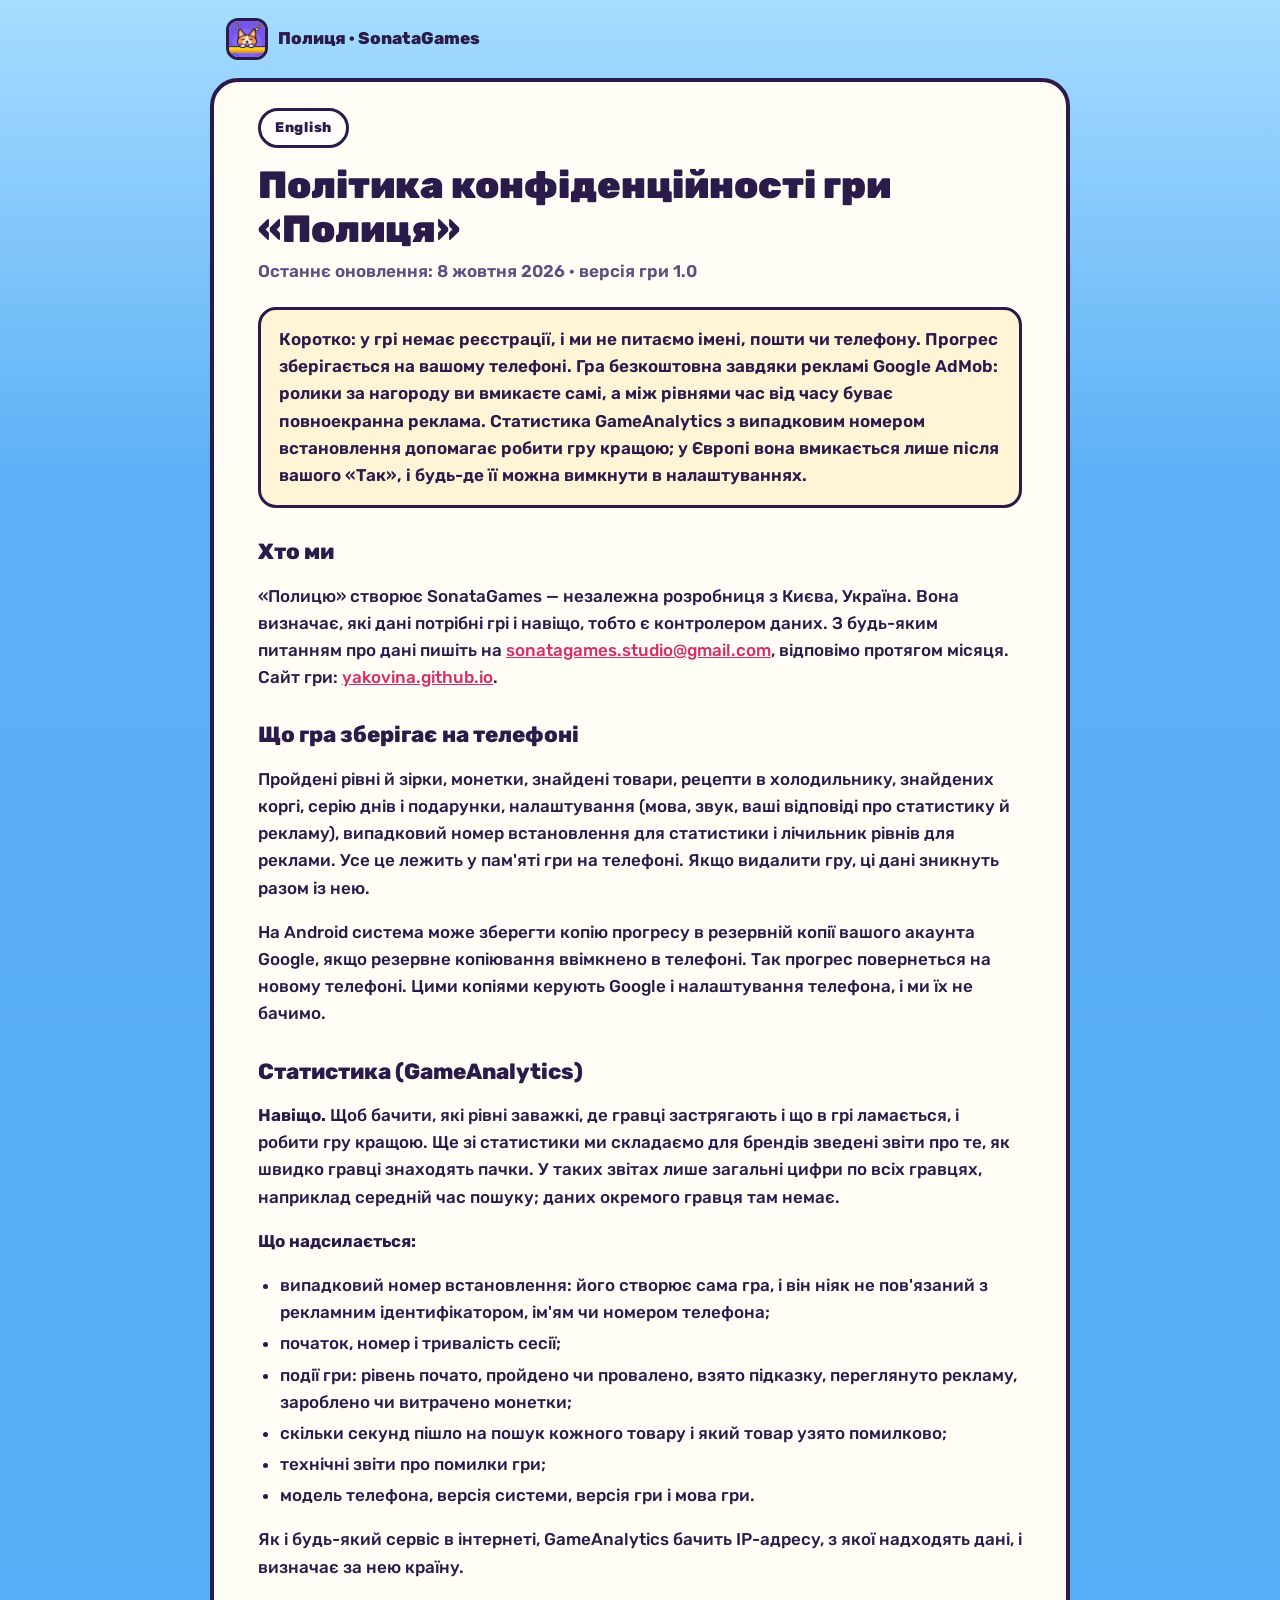
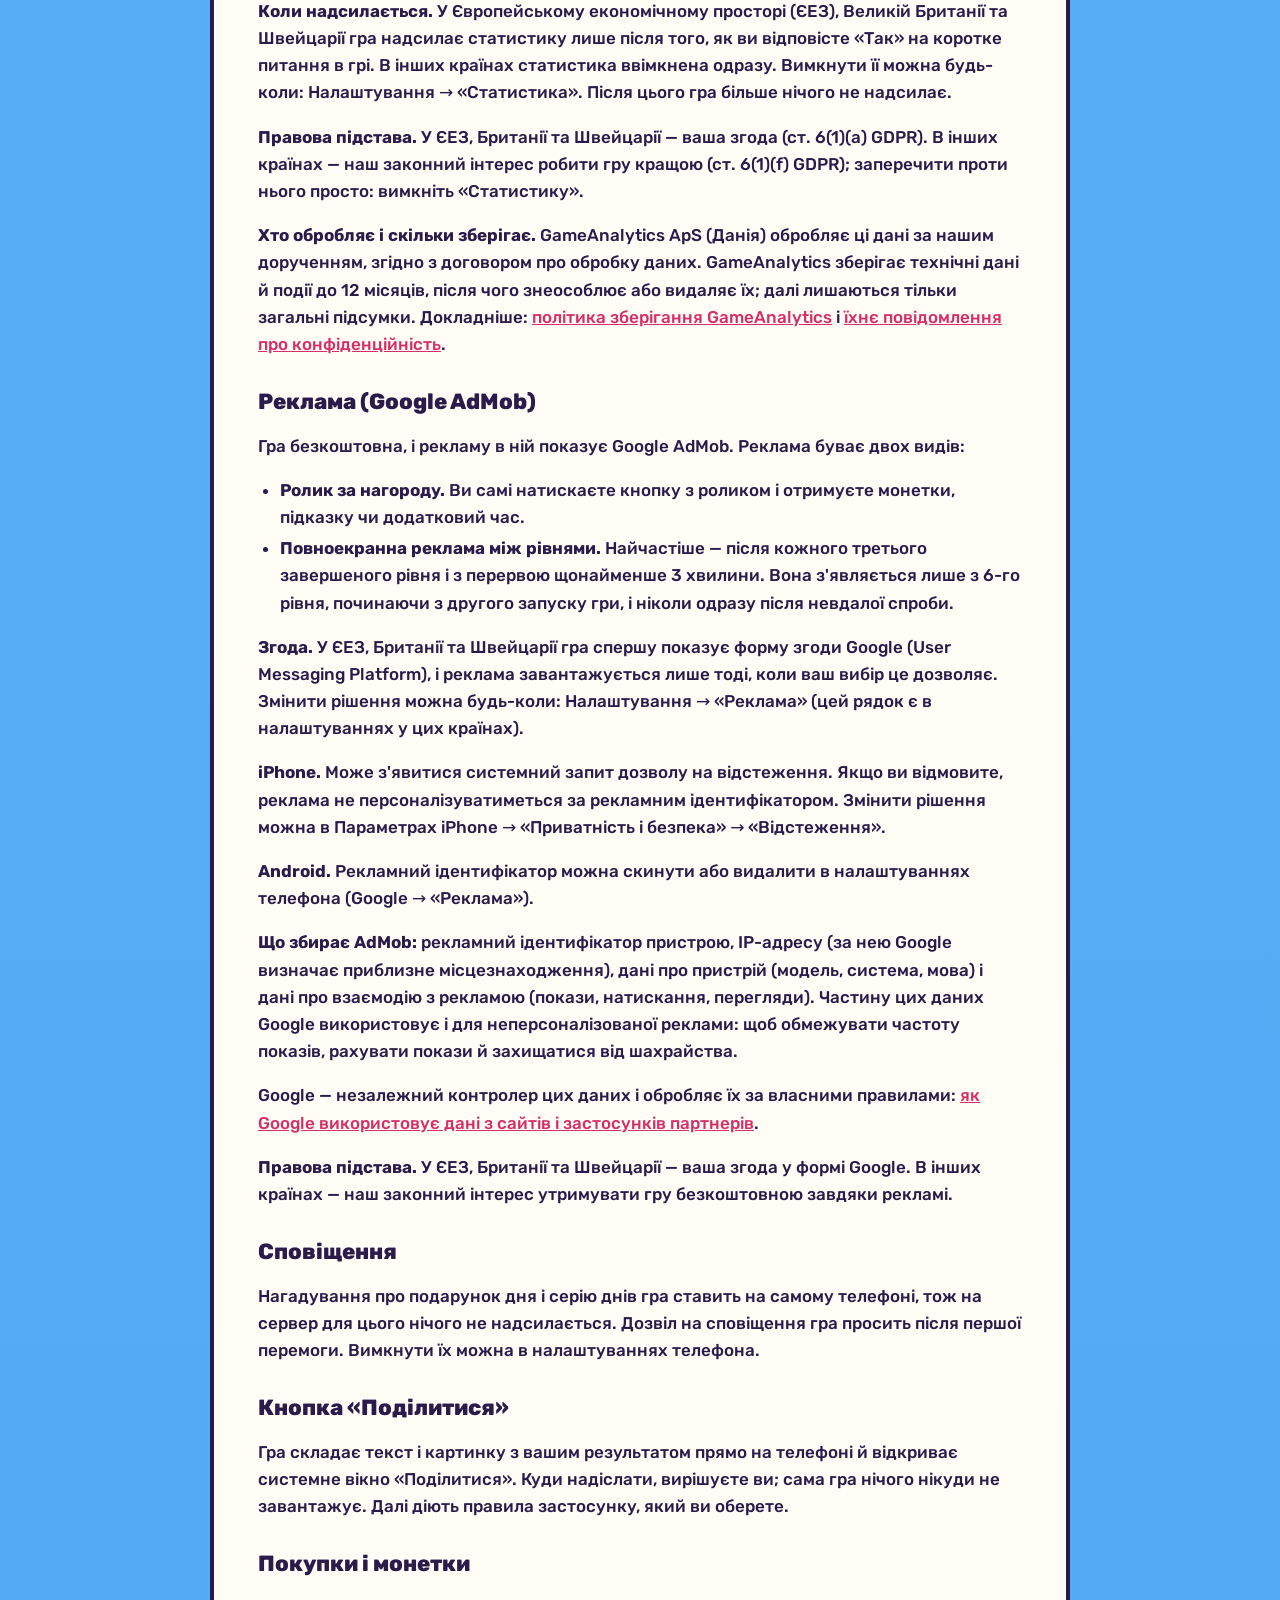
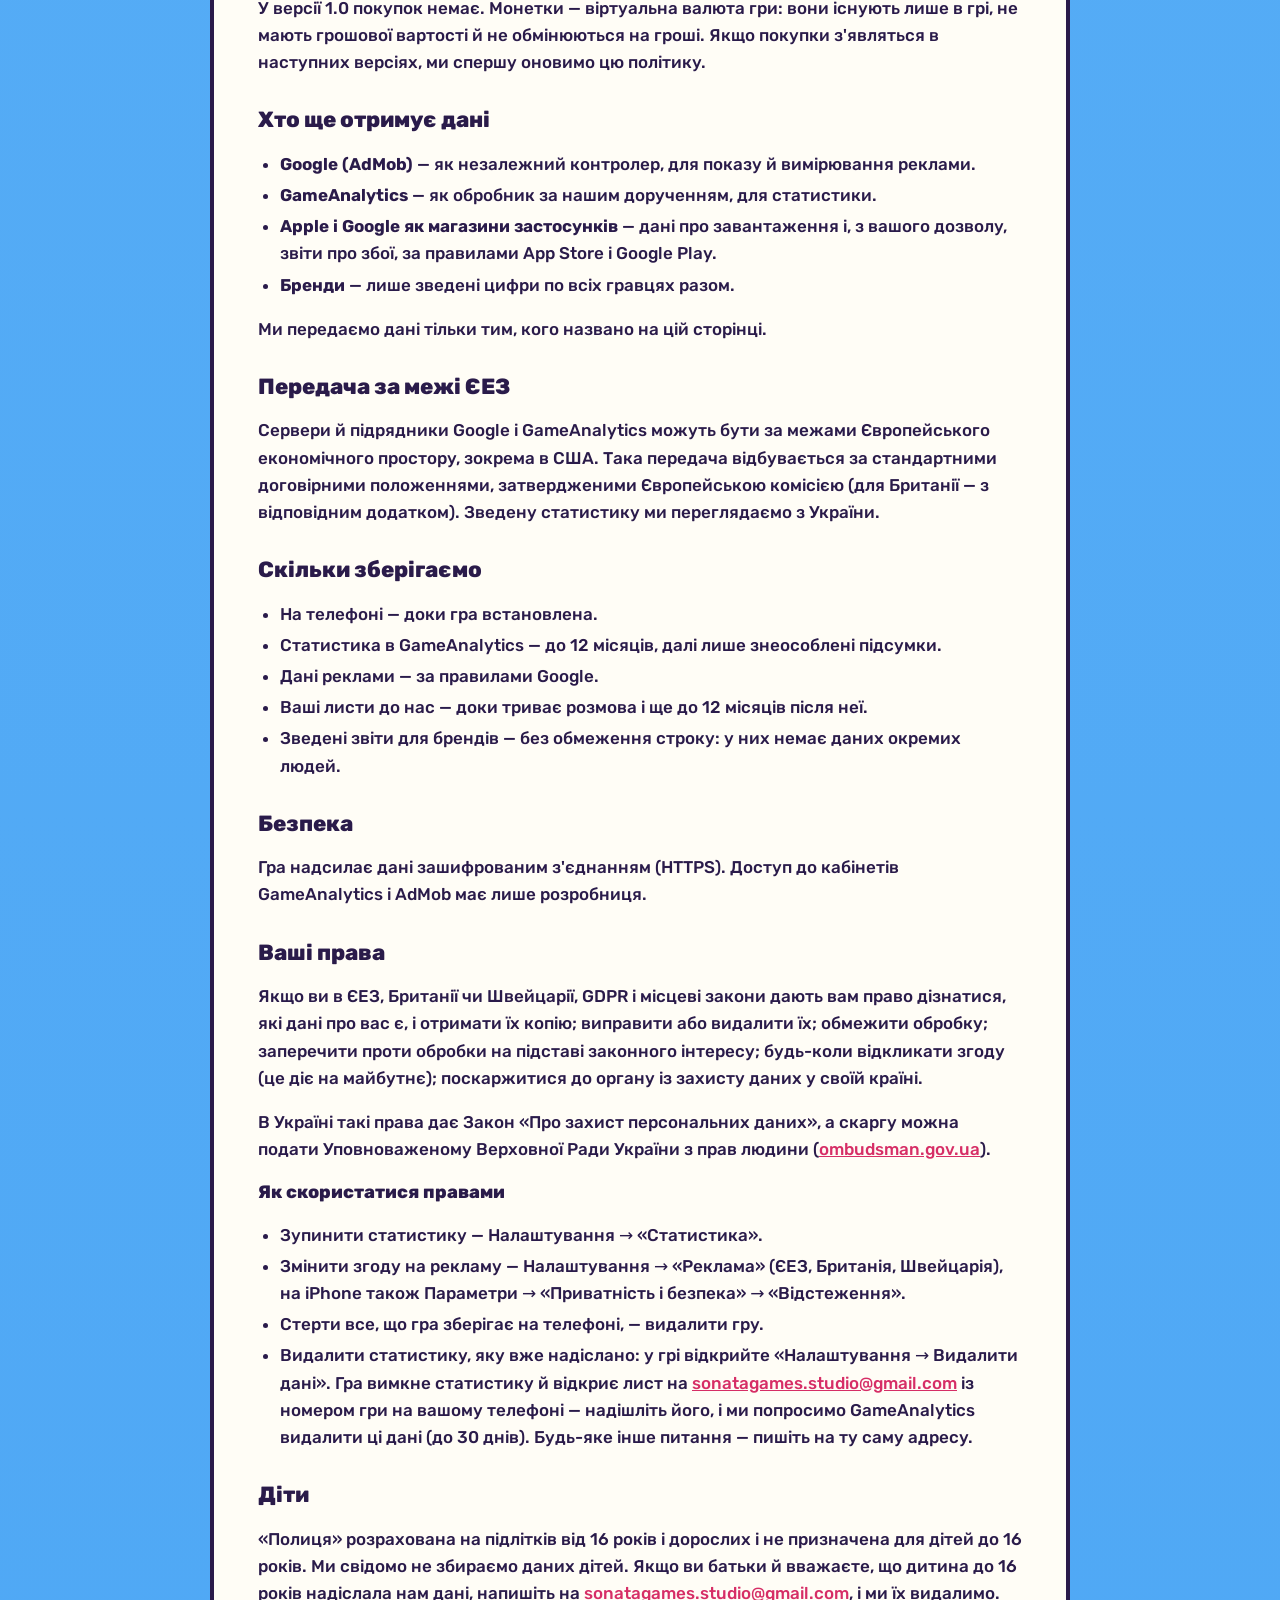
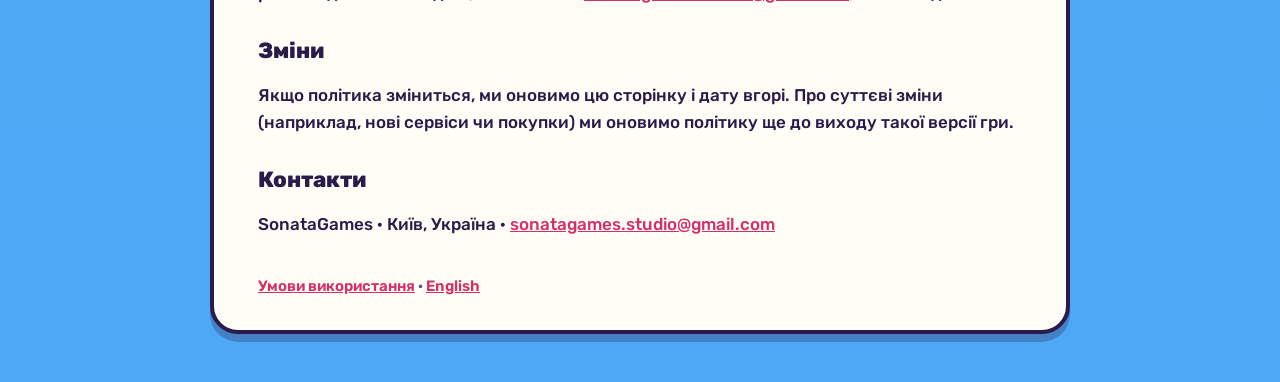
<file: privacy/uk.html>
<!doctype html><html lang="uk"><meta charset="utf-8"><meta name="viewport" content="width=device-width,initial-scale=1">
<title>Полиця — політика конфіденційності</title><link rel="stylesheet" href="../legal.css"><link rel="icon" href="../img/icon.png"><div class="bar"><a href="../"><img src="../img/sonatagames.png" alt="">Полиця · SonataGames</a></div>
<main>
<nav><a href="en.html">English</a></nav>
<h1>Політика конфіденційності гри «Полиця»</h1>
<p class="meta">Останнє оновлення: 8 жовтня 2026 · версія гри 1.0</p>
<div class="card">Коротко: у грі немає реєстрації, і ми не питаємо імені, пошти чи телефону. Прогрес зберігається на вашому телефоні. Гра безкоштовна завдяки рекламі Google AdMob: ролики за нагороду ви вмикаєте самі, а між рівнями час від часу буває повноекранна реклама. Статистика GameAnalytics з випадковим номером встановлення допомагає робити гру кращою; у Європі вона вмикається лише після вашого «Так», і будь-де її можна вимкнути в налаштуваннях.</div>

<h2>Хто ми</h2>
<p>«Полицю» створює SonataGames — незалежна розробниця з Києва, Україна. Вона визначає, які дані потрібні грі і навіщо, тобто є контролером даних. З будь-яким питанням про дані пишіть на <a href="mailto:sonatagames.studio@gmail.com">sonatagames.studio@gmail.com</a>, відповімо протягом місяця. Сайт гри: <a href="https://yakovina.github.io">yakovina.github.io</a>.</p>

<h2>Що гра зберігає на телефоні</h2>
<p>Пройдені рівні й зірки, монетки, знайдені товари, рецепти в холодильнику, знайдених коргі, серію днів і подарунки, налаштування (мова, звук, ваші відповіді про статистику й рекламу), випадковий номер встановлення для статистики і лічильник рівнів для реклами. Усе це лежить у пам'яті гри на телефоні. Якщо видалити гру, ці дані зникнуть разом із нею.</p>
<p>На Android система може зберегти копію прогресу в резервній копії вашого акаунта Google, якщо резервне копіювання ввімкнено в телефоні. Так прогрес повернеться на новому телефоні. Цими копіями керують Google і налаштування телефона, і ми їх не бачимо.</p>

<h2>Статистика (GameAnalytics)</h2>
<p><b>Навіщо.</b> Щоб бачити, які рівні заважкі, де гравці застрягають і що в грі ламається, і робити гру кращою. Ще зі статистики ми складаємо для брендів зведені звіти про те, як швидко гравці знаходять пачки. У таких звітах лише загальні цифри по всіх гравцях, наприклад середній час пошуку; даних окремого гравця там немає.</p>
<p><b>Що надсилається:</b></p>
<ul>
<li>випадковий номер встановлення: його створює сама гра, і він ніяк не пов'язаний з рекламним ідентифікатором, ім'ям чи номером телефона;</li>
<li>початок, номер і тривалість сесії;</li>
<li>події гри: рівень почато, пройдено чи провалено, взято підказку, переглянуто рекламу, зароблено чи витрачено монетки;</li>
<li>скільки секунд пішло на пошук кожного товару і який товар узято помилково;</li>
<li>технічні звіти про помилки гри;</li>
<li>модель телефона, версія системи, версія гри і мова гри.</li>
</ul>
<p>Як і будь-який сервіс в інтернеті, GameAnalytics бачить IP-адресу, з якої надходять дані, і визначає за нею країну.</p>
<p><b>Коли надсилається.</b> У Європейському економічному просторі (ЄЕЗ), Великій Британії та Швейцарії гра надсилає статистику лише після того, як ви відповісте «Так» на коротке питання в грі. В інших країнах статистика ввімкнена одразу. Вимкнути її можна будь-коли: Налаштування → «Статистика». Після цього гра більше нічого не надсилає.</p>
<p><b>Правова підстава.</b> У ЄЕЗ, Британії та Швейцарії — ваша згода (ст. 6(1)(a) GDPR). В інших країнах — наш законний інтерес робити гру кращою (ст. 6(1)(f) GDPR); заперечити проти нього просто: вимкніть «Статистику».</p>
<p><b>Хто обробляє і скільки зберігає.</b> GameAnalytics ApS (Данія) обробляє ці дані за нашим дорученням, згідно з договором про обробку даних. GameAnalytics зберігає технічні дані й події до 12 місяців, після чого знеособлює або видаляє їх; далі лишаються тільки загальні підсумки. Докладніше: <a href="https://www.gameanalytics.com/trust/data-retention-and-deletion-policy">політика зберігання GameAnalytics</a> і <a href="https://www.gameanalytics.com/trust/privacy-notice">їхнє повідомлення про конфіденційність</a>.</p>

<h2>Реклама (Google AdMob)</h2>
<p>Гра безкоштовна, і рекламу в ній показує Google AdMob. Реклама буває двох видів:</p>
<ul>
<li><b>Ролик за нагороду.</b> Ви самі натискаєте кнопку з роликом і отримуєте монетки, підказку чи додатковий час.</li>
<li><b>Повноекранна реклама між рівнями.</b> Найчастіше — після кожного третього завершеного рівня і з перервою щонайменше 3 хвилини. Вона з'являється лише з 6-го рівня, починаючи з другого запуску гри, і ніколи одразу після невдалої спроби.</li>
</ul>
<p><b>Згода.</b> У ЄЕЗ, Британії та Швейцарії гра спершу показує форму згоди Google (User Messaging Platform), і реклама завантажується лише тоді, коли ваш вибір це дозволяє. Змінити рішення можна будь-коли: Налаштування → «Реклама» (цей рядок є в налаштуваннях у цих країнах).</p>
<p><b>iPhone.</b> Може з'явитися системний запит дозволу на відстеження. Якщо ви відмовите, реклама не персоналізуватиметься за рекламним ідентифікатором. Змінити рішення можна в Параметрах iPhone → «Приватність і безпека» → «Відстеження».</p>
<p><b>Android.</b> Рекламний ідентифікатор можна скинути або видалити в налаштуваннях телефона (Google → «Реклама»).</p>
<p><b>Що збирає AdMob:</b> рекламний ідентифікатор пристрою, IP-адресу (за нею Google визначає приблизне місцезнаходження), дані про пристрій (модель, система, мова) і дані про взаємодію з рекламою (покази, натискання, перегляди). Частину цих даних Google використовує і для неперсоналізованої реклами: щоб обмежувати частоту показів, рахувати покази й захищатися від шахрайства.</p>
<p>Google — незалежний контролер цих даних і обробляє їх за власними правилами: <a href="https://policies.google.com/technologies/partner-sites">як Google використовує дані з сайтів і застосунків партнерів</a>.</p>
<p><b>Правова підстава.</b> У ЄЕЗ, Британії та Швейцарії — ваша згода у формі Google. В інших країнах — наш законний інтерес утримувати гру безкоштовною завдяки рекламі.</p>

<h2>Сповіщення</h2>
<p>Нагадування про подарунок дня і серію днів гра ставить на самому телефоні, тож на сервер для цього нічого не надсилається. Дозвіл на сповіщення гра просить після першої перемоги. Вимкнути їх можна в налаштуваннях телефона.</p>

<h2>Кнопка «Поділитися»</h2>
<p>Гра складає текст і картинку з вашим результатом прямо на телефоні й відкриває системне вікно «Поділитися». Куди надіслати, вирішуєте ви; сама гра нічого нікуди не завантажує. Далі діють правила застосунку, який ви оберете.</p>

<h2>Покупки і монетки</h2>
<p>У версії 1.0 покупок немає. Монетки — віртуальна валюта гри: вони існують лише в грі, не мають грошової вартості й не обмінюються на гроші. Якщо покупки з'являться в наступних версіях, ми спершу оновимо цю політику.</p>

<h2>Хто ще отримує дані</h2>
<ul>
<li><b>Google (AdMob)</b> — як незалежний контролер, для показу й вимірювання реклами.</li>
<li><b>GameAnalytics</b> — як обробник за нашим дорученням, для статистики.</li>
<li><b>Apple і Google як магазини застосунків</b> — дані про завантаження і, з вашого дозволу, звіти про збої, за правилами App Store і Google Play.</li>
<li><b>Бренди</b> — лише зведені цифри по всіх гравцях разом.</li>
</ul>
<p>Ми передаємо дані тільки тим, кого названо на цій сторінці.</p>

<h2>Передача за межі ЄЕЗ</h2>
<p>Сервери й підрядники Google і GameAnalytics можуть бути за межами Європейського економічного простору, зокрема в США. Така передача відбувається за стандартними договірними положеннями, затвердженими Європейською комісією (для Британії — з відповідним додатком). Зведену статистику ми переглядаємо з України.</p>

<h2>Скільки зберігаємо</h2>
<ul>
<li>На телефоні — доки гра встановлена.</li>
<li>Статистика в GameAnalytics — до 12 місяців, далі лише знеособлені підсумки.</li>
<li>Дані реклами — за правилами Google.</li>
<li>Ваші листи до нас — доки триває розмова і ще до 12 місяців після неї.</li>
<li>Зведені звіти для брендів — без обмеження строку: у них немає даних окремих людей.</li>
</ul>

<h2>Безпека</h2>
<p>Гра надсилає дані зашифрованим з'єднанням (HTTPS). Доступ до кабінетів GameAnalytics і AdMob має лише розробниця.</p>

<h2>Ваші права</h2>
<p>Якщо ви в ЄЕЗ, Британії чи Швейцарії, GDPR і місцеві закони дають вам право дізнатися, які дані про вас є, і отримати їх копію; виправити або видалити їх; обмежити обробку; заперечити проти обробки на підставі законного інтересу; будь-коли відкликати згоду (це діє на майбутнє); поскаржитися до органу із захисту даних у своїй країні.</p>
<p>В Україні такі права дає Закон «Про захист персональних даних», а скаргу можна подати Уповноваженому Верховної Ради України з прав людини (<a href="https://ombudsman.gov.ua">ombudsman.gov.ua</a>).</p>
<h3>Як скористатися правами</h3>
<ul>
<li>Зупинити статистику — Налаштування → «Статистика».</li>
<li>Змінити згоду на рекламу — Налаштування → «Реклама» (ЄЕЗ, Британія, Швейцарія), на iPhone також Параметри → «Приватність і безпека» → «Відстеження».</li>
<li>Стерти все, що гра зберігає на телефоні, — видалити гру.</li>
<li>Видалити статистику, яку вже надіслано: у грі відкрийте «Налаштування → Видалити дані». Гра вимкне статистику й відкриє лист на <a href="mailto:sonatagames.studio@gmail.com">sonatagames.studio@gmail.com</a> із номером гри на вашому телефоні — надішліть його, і ми попросимо GameAnalytics видалити ці дані (до 30 днів). Будь-яке інше питання — пишіть на ту саму адресу.</li>
</ul>

<h2>Діти</h2>
<p>«Полиця» розрахована на підлітків від 16 років і дорослих і не призначена для дітей до 16 років. Ми свідомо не збираємо даних дітей. Якщо ви батьки й вважаєте, що дитина до 16 років надіслала нам дані, напишіть на <a href="mailto:sonatagames.studio@gmail.com">sonatagames.studio@gmail.com</a>, і ми їх видалимо.</p>

<h2>Зміни</h2>
<p>Якщо політика зміниться, ми оновимо цю сторінку і дату вгорі. Про суттєві зміни (наприклад, нові сервіси чи покупки) ми оновимо політику ще до виходу такої версії гри.</p>

<h2>Контакти</h2>
<p>SonataGames · Київ, Україна · <a href="mailto:sonatagames.studio@gmail.com">sonatagames.studio@gmail.com</a></p>

<footer><a href="../terms/uk.html">Умови використання</a> · <a href="en.html">English</a></footer>
</main></html>
</file>
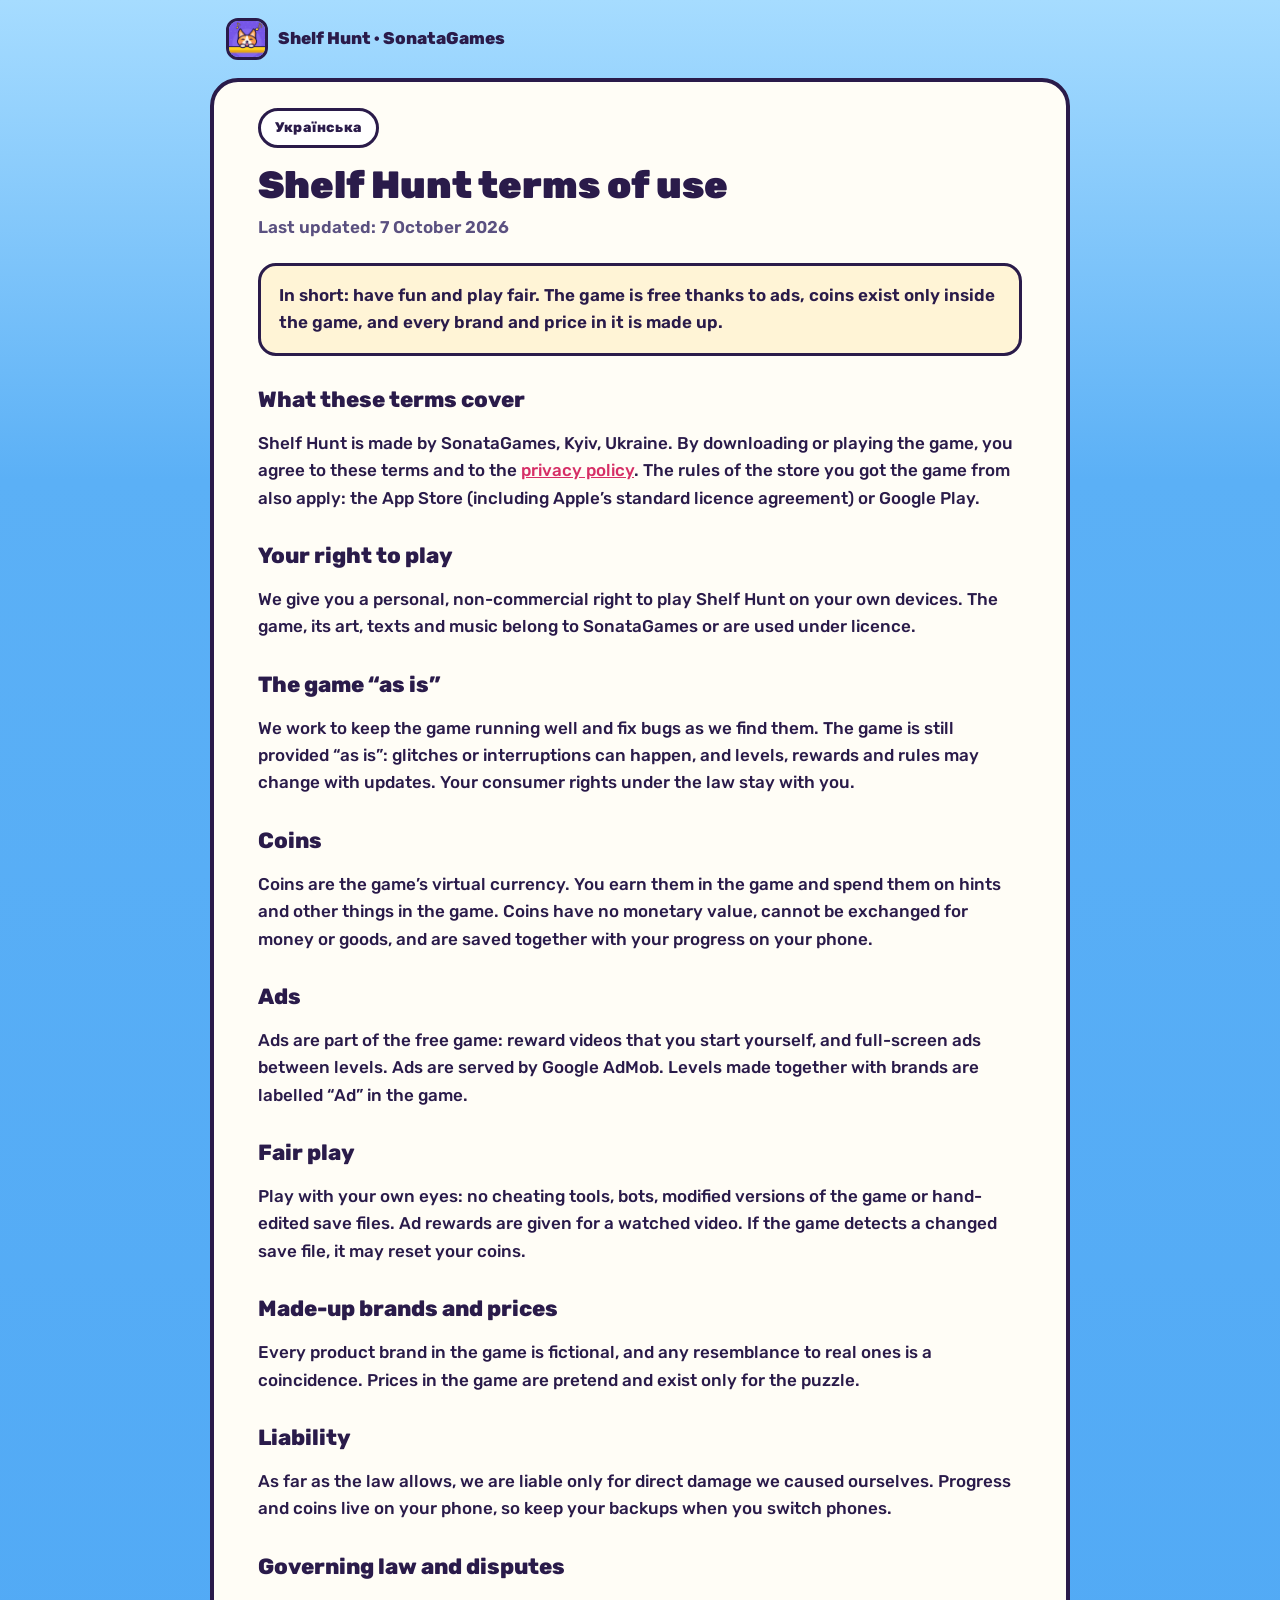
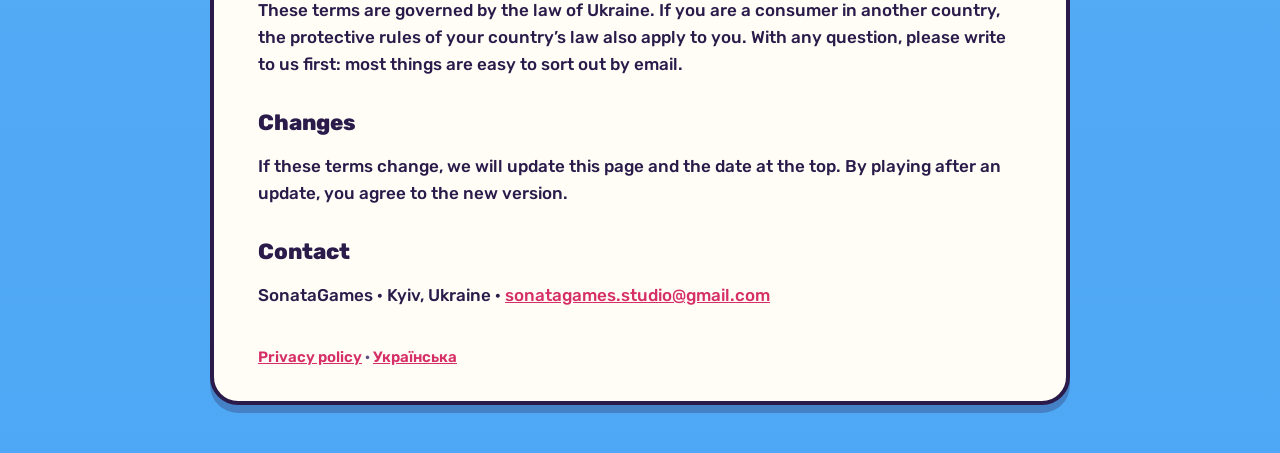
<file: terms/en.html>
<!doctype html><html lang="en"><meta charset="utf-8"><meta name="viewport" content="width=device-width,initial-scale=1">
<title>Shelf Hunt — terms of use</title><link rel="stylesheet" href="../legal.css"><link rel="icon" href="../img/icon.png"><div class="bar"><a href="../"><img src="../img/sonatagames.png" alt="">Shelf Hunt · SonataGames</a></div>
<main>
<nav><a href="uk.html">Українська</a></nav>
<h1>Shelf Hunt terms of use</h1>
<p class="meta">Last updated: 7 October 2026</p>
<div class="card">In short: have fun and play fair. The game is free thanks to ads, coins exist only inside the game, and every brand and price in it is made up.</div>

<h2>What these terms cover</h2>
<p>Shelf Hunt is made by SonataGames, Kyiv, Ukraine. By downloading or playing the game, you agree to these terms and to the <a href="../privacy/en.html">privacy policy</a>. The rules of the store you got the game from also apply: the App Store (including Apple’s standard licence agreement) or Google Play.</p>

<h2>Your right to play</h2>
<p>We give you a personal, non-commercial right to play Shelf Hunt on your own devices. The game, its art, texts and music belong to SonataGames or are used under licence.</p>

<h2>The game “as is”</h2>
<p>We work to keep the game running well and fix bugs as we find them. The game is still provided “as is”: glitches or interruptions can happen, and levels, rewards and rules may change with updates. Your consumer rights under the law stay with you.</p>

<h2>Coins</h2>
<p>Coins are the game’s virtual currency. You earn them in the game and spend them on hints and other things in the game. Coins have no monetary value, cannot be exchanged for money or goods, and are saved together with your progress on your phone.</p>

<h2>Ads</h2>
<p>Ads are part of the free game: reward videos that you start yourself, and full-screen ads between levels. Ads are served by Google AdMob. Levels made together with brands are labelled “Ad” in the game.</p>

<h2>Fair play</h2>
<p>Play with your own eyes: no cheating tools, bots, modified versions of the game or hand-edited save files. Ad rewards are given for a watched video. If the game detects a changed save file, it may reset your coins.</p>

<h2>Made-up brands and prices</h2>
<p>Every product brand in the game is fictional, and any resemblance to real ones is a coincidence. Prices in the game are pretend and exist only for the puzzle.</p>

<h2>Liability</h2>
<p>As far as the law allows, we are liable only for direct damage we caused ourselves. Progress and coins live on your phone, so keep your backups when you switch phones.</p>

<h2>Governing law and disputes</h2>
<p>These terms are governed by the law of Ukraine. If you are a consumer in another country, the protective rules of your country’s law also apply to you. With any question, please write to us first: most things are easy to sort out by email.</p>

<h2>Changes</h2>
<p>If these terms change, we will update this page and the date at the top. By playing after an update, you agree to the new version.</p>

<h2>Contact</h2>
<p>SonataGames · Kyiv, Ukraine · <a href="mailto:sonatagames.studio@gmail.com">sonatagames.studio@gmail.com</a></p>

<footer><a href="../privacy/en.html">Privacy policy</a> · <a href="uk.html">Українська</a></footer>
</main></html>
</file>
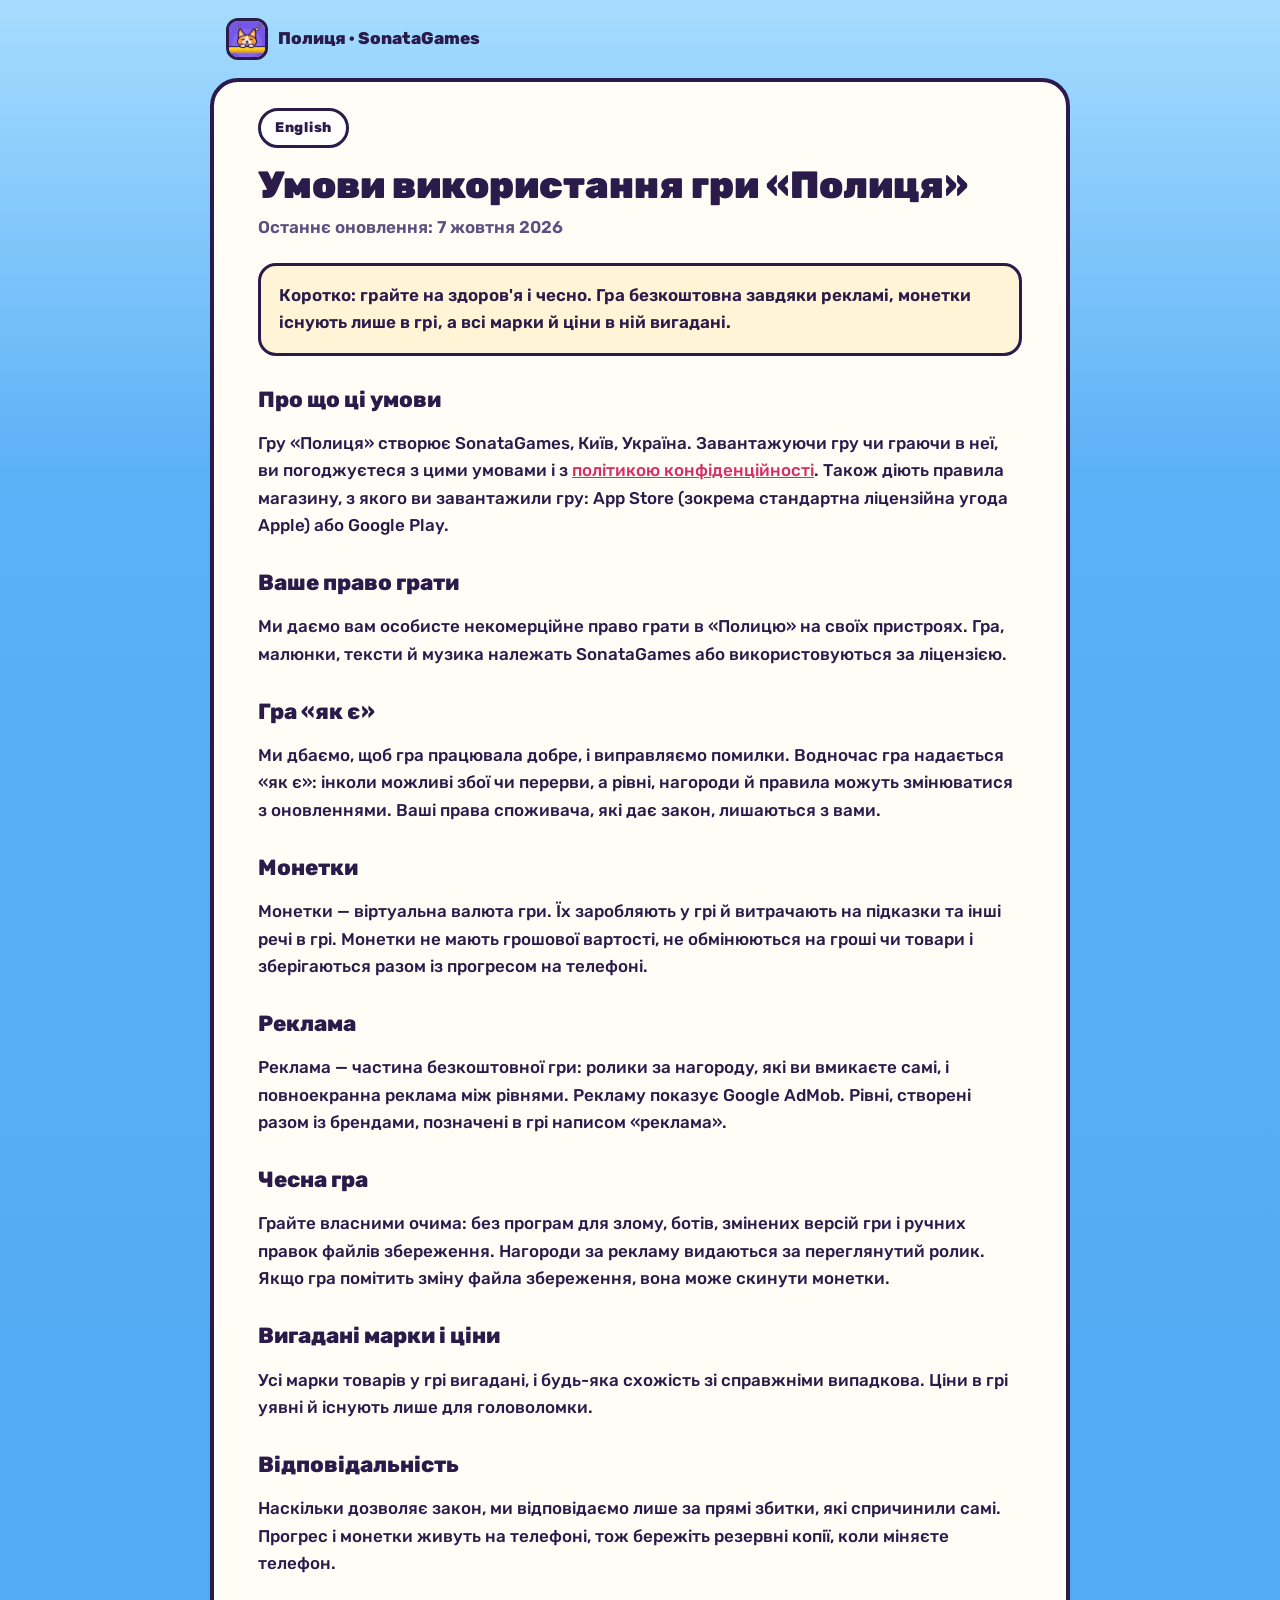
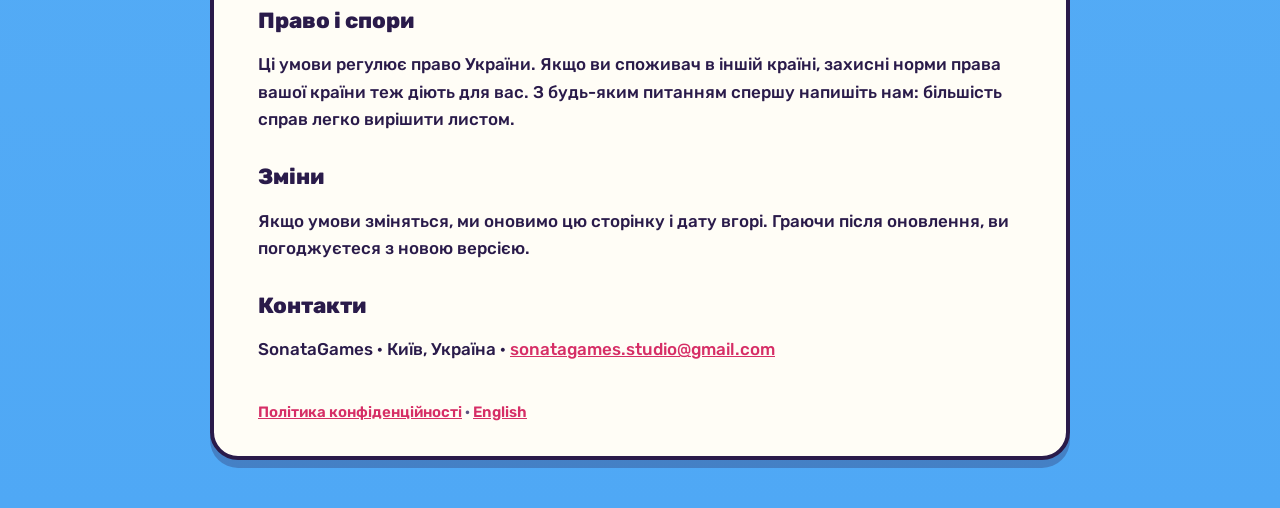
<file: terms/uk.html>
<!doctype html><html lang="uk"><meta charset="utf-8"><meta name="viewport" content="width=device-width,initial-scale=1">
<title>Полиця — умови використання</title><link rel="stylesheet" href="../legal.css"><link rel="icon" href="../img/icon.png"><div class="bar"><a href="../"><img src="../img/sonatagames.png" alt="">Полиця · SonataGames</a></div>
<main>
<nav><a href="en.html">English</a></nav>
<h1>Умови використання гри «Полиця»</h1>
<p class="meta">Останнє оновлення: 7 жовтня 2026</p>
<div class="card">Коротко: грайте на здоров'я і чесно. Гра безкоштовна завдяки рекламі, монетки існують лише в грі, а всі марки й ціни в ній вигадані.</div>

<h2>Про що ці умови</h2>
<p>Гру «Полиця» створює SonataGames, Київ, Україна. Завантажуючи гру чи граючи в неї, ви погоджуєтеся з цими умовами і з <a href="../privacy/uk.html">політикою конфіденційності</a>. Також діють правила магазину, з якого ви завантажили гру: App Store (зокрема стандартна ліцензійна угода Apple) або Google Play.</p>

<h2>Ваше право грати</h2>
<p>Ми даємо вам особисте некомерційне право грати в «Полицю» на своїх пристроях. Гра, малюнки, тексти й музика належать SonataGames або використовуються за ліцензією.</p>

<h2>Гра «як є»</h2>
<p>Ми дбаємо, щоб гра працювала добре, і виправляємо помилки. Водночас гра надається «як є»: інколи можливі збої чи перерви, а рівні, нагороди й правила можуть змінюватися з оновленнями. Ваші права споживача, які дає закон, лишаються з вами.</p>

<h2>Монетки</h2>
<p>Монетки — віртуальна валюта гри. Їх заробляють у грі й витрачають на підказки та інші речі в грі. Монетки не мають грошової вартості, не обмінюються на гроші чи товари і зберігаються разом із прогресом на телефоні.</p>

<h2>Реклама</h2>
<p>Реклама — частина безкоштовної гри: ролики за нагороду, які ви вмикаєте самі, і повноекранна реклама між рівнями. Рекламу показує Google AdMob. Рівні, створені разом із брендами, позначені в грі написом «реклама».</p>

<h2>Чесна гра</h2>
<p>Грайте власними очима: без програм для злому, ботів, змінених версій гри і ручних правок файлів збереження. Нагороди за рекламу видаються за переглянутий ролик. Якщо гра помітить зміну файла збереження, вона може скинути монетки.</p>

<h2>Вигадані марки і ціни</h2>
<p>Усі марки товарів у грі вигадані, і будь-яка схожість зі справжніми випадкова. Ціни в грі уявні й існують лише для головоломки.</p>

<h2>Відповідальність</h2>
<p>Наскільки дозволяє закон, ми відповідаємо лише за прямі збитки, які спричинили самі. Прогрес і монетки живуть на телефоні, тож бережіть резервні копії, коли міняєте телефон.</p>

<h2>Право і спори</h2>
<p>Ці умови регулює право України. Якщо ви споживач в іншій країні, захисні норми права вашої країни теж діють для вас. З будь-яким питанням спершу напишіть нам: більшість справ легко вирішити листом.</p>

<h2>Зміни</h2>
<p>Якщо умови зміняться, ми оновимо цю сторінку і дату вгорі. Граючи після оновлення, ви погоджуєтеся з новою версією.</p>

<h2>Контакти</h2>
<p>SonataGames · Київ, Україна · <a href="mailto:sonatagames.studio@gmail.com">sonatagames.studio@gmail.com</a></p>

<footer><a href="../privacy/uk.html">Політика конфіденційності</a> · <a href="en.html">English</a></footer>
</main></html>
</file>
<file: legal.css>
/* Політика й умови — у стилі головної: небо, лавандове чорнило, біла картка з контуром. */
@font-face{font-family:"Rubik";src:url(fonts/rubik.ttf) format("truetype");font-weight:300 900;font-display:swap}
:root{--ink:#2A1B4A;--dim:#5B5180;--card:#FFFDF6;--cream:#FFF4D6;--pink:#D62E66;color-scheme:light}
*{box-sizing:border-box}
body{margin:0;color:var(--ink);font:500 17px/1.6 "Rubik",system-ui,-apple-system,"Segoe UI",sans-serif;
  background:linear-gradient(180deg,#A6DCFF 0,#5BB0F6 480px,#4FA8F5 100%)}
.bar{max-width:860px;margin:0 auto;padding:18px 16px;display:flex;align-items:center;justify-content:space-between;gap:12px}
.bar a{display:flex;align-items:center;gap:10px;color:var(--ink);text-decoration:none;font-weight:800}
.bar img{width:42px;height:42px;border-radius:12px;border:3px solid var(--ink)}
main{max-width:860px;margin:0 auto 48px;background:var(--card);border:4px solid var(--ink);border-radius:28px;
  padding:26px clamp(18px,4vw,44px) 32px;box-shadow:0 8px 0 rgba(42,27,74,.28)}
@media (max-width:900px){main{margin:0 16px 40px}}
h1{font:900 clamp(26px,4.4vw,38px)/1.15 "Rubik",sans-serif;margin:0 0 6px}
h2{font:800 22px/1.25 "Rubik",sans-serif;margin:30px 0 8px}
h3{font:800 18px/1.3 "Rubik",sans-serif;margin:18px 0 4px}
p,li{max-width:70ch}
.meta{color:var(--dim);margin:0 0 22px;font-weight:600}
.card{background:var(--cream);border:3px solid var(--ink);border-radius:18px;padding:16px 18px;margin:16px 0;font-weight:600}
a{color:var(--pink);overflow-wrap:anywhere}
nav{margin-bottom:16px}
nav a{display:inline-block;text-decoration:none;color:var(--ink);font-weight:800;font-size:14px;letter-spacing:.05em;
  border:3px solid var(--ink);border-radius:999px;padding:6px 14px;background:#fff}
ul{padding-left:22px} li{margin:4px 0}
table{border-collapse:collapse;width:100%;margin:12px 0;font-size:15px}
th,td{border:2px solid var(--ink);padding:8px 10px;text-align:left;vertical-align:top}
th{background:var(--cream)}
footer{margin-top:36px;color:var(--dim);font-size:15px;font-weight:600}
:focus-visible{outline:3px dashed var(--ink);outline-offset:3px}
</file>
